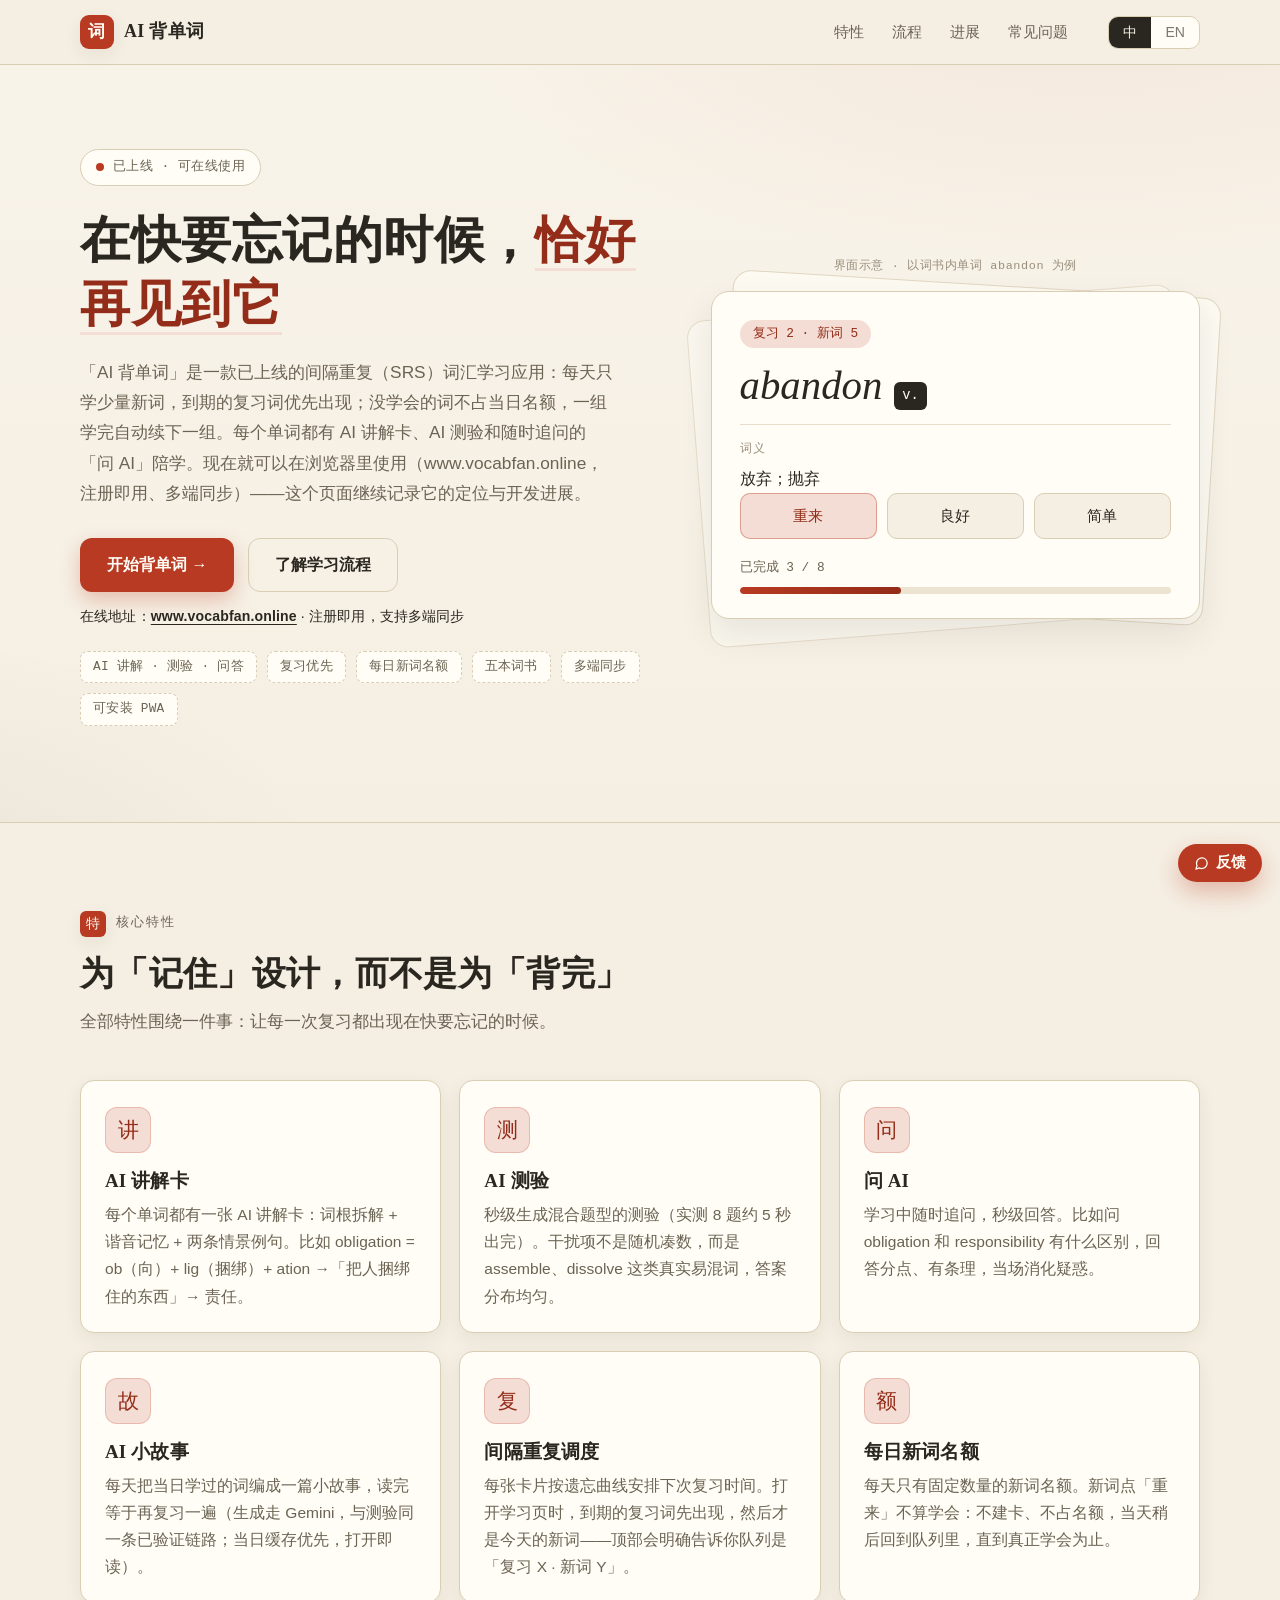
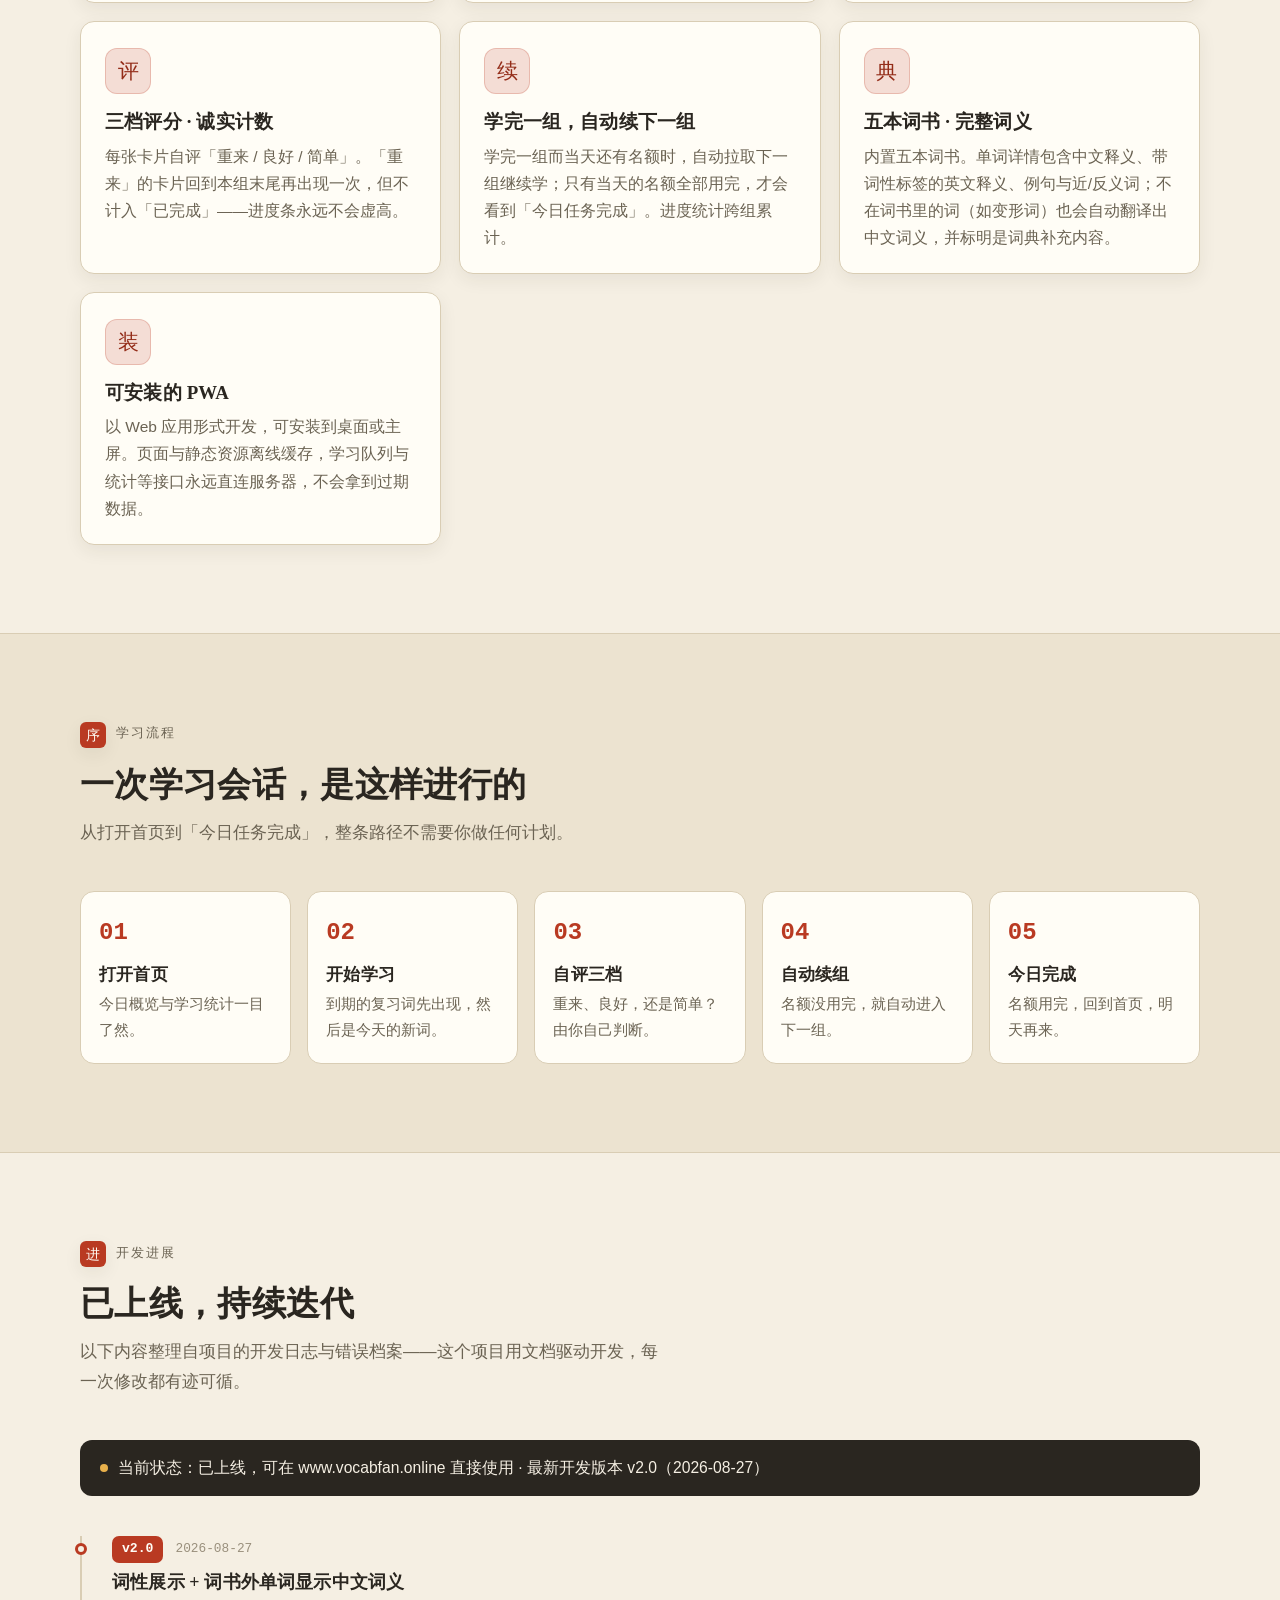
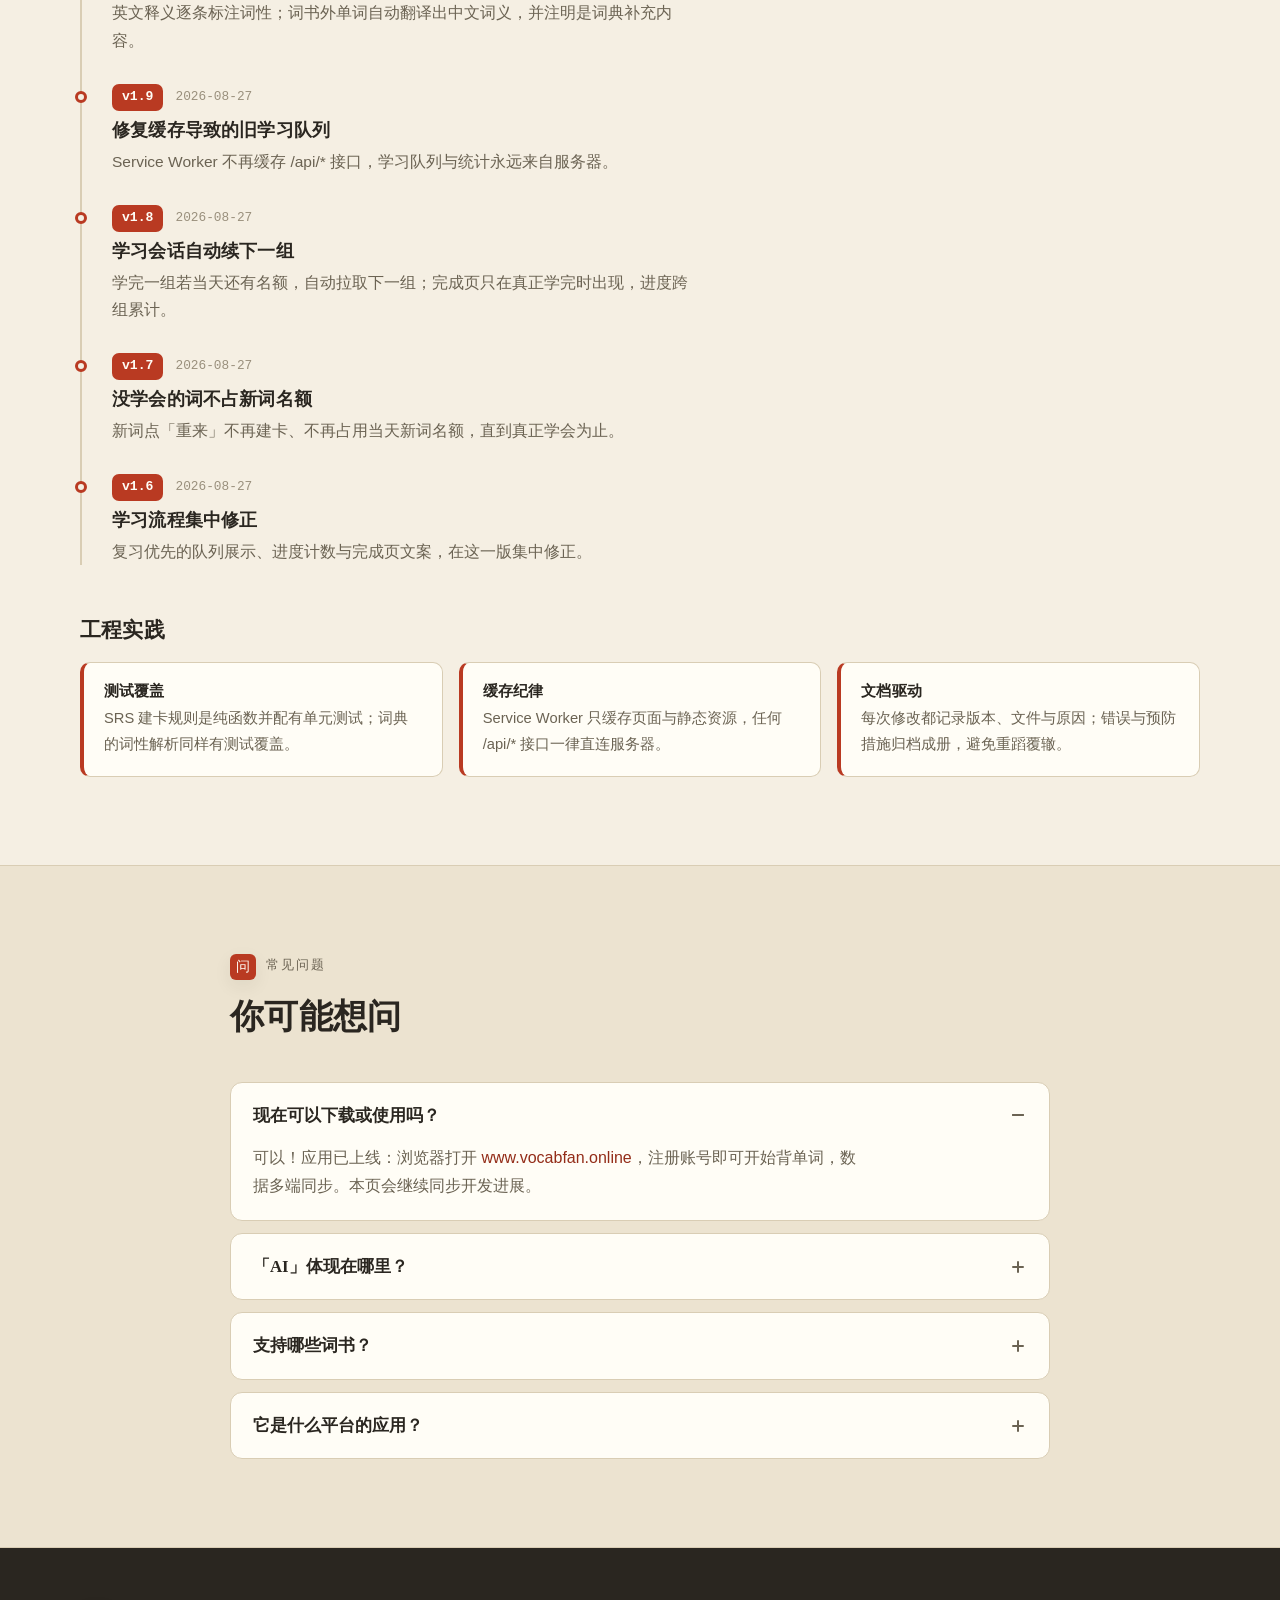
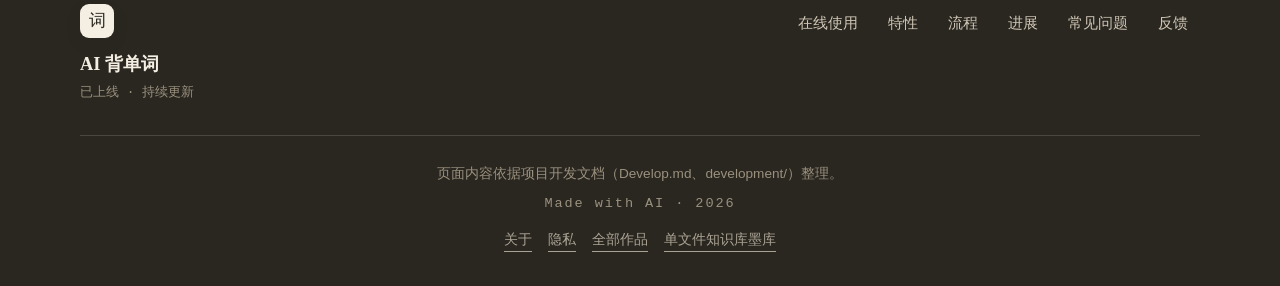
<file: index.html>
<!DOCTYPE html>
<html lang="zh-CN">
<head>
  <meta charset="utf-8">
  <meta name="viewport" content="width=device-width, initial-scale=1">
  <title>AI 背单词 — 间隔重复词汇学习应用 · 已上线</title>
  <meta name="description" content="AI 背单词是一款已上线的间隔重复（SRS）背单词应用：复习优先、每日新词名额、三档评分、五本词书、多端同步，配 AI 讲解卡、AI 测验、问 AI 与每日小故事。现在就可在浏览器使用：www.vocabfan.online">
  <meta name="theme-color" content="#f5efe3">
  <link rel="icon" type="image/svg+xml" href="assets/favicon.svg">

  <meta property="og:type" content="website">
  <meta property="og:site_name" content="AI 背单词">
  <meta property="og:title" content="AI 背单词 — 间隔重复词汇学习应用 · 已上线">
  <meta property="og:description" content="AI 背单词是一款已上线的间隔重复（SRS）背单词应用：复习优先、每日新词名额、三档评分、五本词书、多端同步，配 AI 讲解卡、AI 测验、问 AI 与每日小故事。现在就可在浏览器使用：www.vocabfan.online">
  <meta property="og:locale" content="zh_CN">
  <meta property="og:locale:alternate" content="en_US">

  <meta name="twitter:card" content="summary">
  <meta name="twitter:title" content="AI 背单词 — 间隔重复词汇学习应用 · 已上线">
  <meta name="twitter:description" content="AI 背单词是一款已上线的间隔重复（SRS）背单词应用：复习优先、每日新词名额、三档评分、五本词书、多端同步，配 AI 讲解卡、AI 测验、问 AI 与每日小故事。现在就可在浏览器使用：www.vocabfan.online">

  <script type="application/ld+json">
  {
    "@context": "https://schema.org",
    "@type": "WebSite",
    "name": "AI 背单词",
    "description": "一款已上线的间隔重复（SRS）背单词应用：复习优先、每日新词名额、三档评分、自动续组、五本词书、多端同步，配 AI 讲解卡、AI 测验、问 AI 与每日小故事，www.vocabfan.online 可直接使用。",
    "inLanguage": ["zh-CN", "en"]
  }
  </script>

  <link rel="stylesheet" href="assets/style.css">
  <script>
    (function () {
      var saved = null;
      try { saved = localStorage.getItem("beidanci-lang"); } catch (e) { saved = null; }
      var fromQuery = null;
      try {
        fromQuery = new URLSearchParams(window.location.search).get("lang");
      } catch (e) { fromQuery = null; }
      var lang = "zh";
      if (fromQuery === "en" || fromQuery === "zh") { lang = fromQuery; }
      else if (saved === "en" || saved === "zh") { lang = saved; }
      document.documentElement.lang = lang === "en" ? "en" : "zh-CN";
    })();
  </script>

  <style>
    /* 右下角悬浮反馈按钮（fixed，不随滚动移动；z-index 低于 header 交互层不冲突） */
    .fb-float {
      position: fixed;
      right: 18px;
      bottom: 18px;
      z-index: 40;
      display: inline-flex;
      align-items: center;
      gap: 7px;
      padding: 10px 16px;
      border-radius: 999px;
      background: var(--accent);
      color: var(--card);
      font-size: 0.92rem;
      font-weight: 600;
      line-height: 1.2;
      box-shadow: 0 10px 24px rgba(185, 58, 34, 0.32);
      transition: transform 0.15s ease, background 0.15s ease;
    }
    .fb-float:hover { background: var(--accent-deep); text-decoration: none; transform: translateY(-2px); }
    .fb-float svg { flex: none; }
    @media (max-width: 640px) {
      .fb-float { right: 14px; bottom: 14px; padding: 10px 14px; font-size: 0.88rem; }
    }
    @media (prefers-reduced-motion: reduce) {
      .fb-float:hover { transform: none; }
    }
  </style>
  <link rel="canonical" href="https://yangfanwudi.github.io/beidanci-site/">
  <meta property="og:url" content="https://yangfanwudi.github.io/beidanci-site/">
</head>
<body id="top">
  <a class="skip-link" href="#main"><span data-lang="zh">跳到主要内容</span><span data-lang="en">Skip to main content</span></a>

  <header class="site-header">
    <div class="container header-inner">
      <a class="brand" href="#top" aria-label="AI 背单词">
        <span class="brand-mark" aria-hidden="true">词</span>
        <span class="brand-name">AI <span data-lang="zh">背单词</span><span data-lang="en">Vocabulary</span></span>
      </a>
      <nav class="site-nav" aria-label="主导航 / Main navigation">
        <a href="#features"><span data-lang="zh">特性</span><span data-lang="en">Features</span></a>
        <a href="#flow"><span data-lang="zh">流程</span><span data-lang="en">Session</span></a>
        <a href="#progress"><span data-lang="zh">进展</span><span data-lang="en">Progress</span></a>
        <a href="#faq"><span data-lang="zh">常见问题</span><span data-lang="en">FAQ</span></a>
      </nav>
      <div class="lang-switch" role="group" aria-label="语言切换 / Language">
        <button type="button" class="lang-opt lang-opt-zh" id="langOptZh" data-target-lang="zh" aria-pressed="true" lang="zh-CN">中</button>
        <button type="button" class="lang-opt lang-opt-en" id="langOptEn" data-target-lang="en" aria-pressed="false" lang="en">EN</button>
      </div>
    </div>
  </header>

  <main id="main">

    <!-- ================= HERO ================= -->
    <section class="hero">
      <div class="container hero-grid">
        <div class="hero-copy">
          <p class="status-pill">
            <span class="status-dot" aria-hidden="true"></span>
            <span data-lang="zh">已上线 · 可在线使用</span>
            <span data-lang="en">Live · use it online</span>
          </p>
          <h1 class="hero-title">
            <span data-lang="zh">在快要忘记的时候，<em>恰好再见到它</em></span>
            <span data-lang="en">See each word again <em>right before you forget it</em></span>
          </h1>
          <p class="hero-sub">
            <span data-lang="zh">「AI 背单词」是一款已上线的间隔重复（SRS）词汇学习应用：每天只学少量新词，到期的复习词优先出现；没学会的词不占当日名额，一组学完自动续下一组。每个单词都有 AI 讲解卡、AI 测验和随时追问的「问 AI」陪学。现在就可以在浏览器里使用（www.vocabfan.online，注册即用、多端同步）——这个页面继续记录它的定位与开发进展。</span>
            <span data-lang="en">AI 背单词 is a spaced-repetition vocabulary app, now live: a few new words a day, with due reviews always coming first. Words you haven't truly learned never consume your daily quota, and finished groups flow into the next until the day is done. Every word comes with an AI explainer card, AI quizzes and an always-on Ask AI. You can use it right now in your browser at www.vocabfan.online (sign up to start, syncs across devices) — this page keeps tracking what it is and how the build is going.</span>
          </p>
          <div class="hero-cta">
            <a class="btn btn-solid" href="https://www.vocabfan.online/" target="_blank" rel="noopener noreferrer">
              <span data-lang="zh">开始背单词 →</span><span data-lang="en">Start learning →</span>
            </a>
            <a class="btn btn-ghost" href="#flow">
              <span data-lang="zh">了解学习流程</span><span data-lang="en">How a session works</span>
            </a>
          </div>
          <p class="hero-cta-note">
            <span data-lang="zh">在线地址：<a href="https://www.vocabfan.online/" target="_blank" rel="noopener noreferrer">www.vocabfan.online</a> · 注册即用，支持多端同步</span>
            <span data-lang="en">Online at <a href="https://www.vocabfan.online/" target="_blank" rel="noopener noreferrer">www.vocabfan.online</a> · sign up to start, syncs across devices</span>
          </p>
          <ul class="fact-chips" aria-label="产品要点 / Key facts">
            <li><span data-lang="zh">AI 讲解 · 测验 · 问答</span><span data-lang="en">AI cards · quizzes · Q&amp;A</span></li>
            <li><span data-lang="zh">复习优先</span><span data-lang="en">Reviews first</span></li>
            <li><span data-lang="zh">每日新词名额</span><span data-lang="en">Daily new-word quota</span></li>
            <li><span data-lang="zh">五本词书</span><span data-lang="en">Five word books</span></li>
            <li><span data-lang="zh">多端同步</span><span data-lang="en">Multi-device sync</span></li>
            <li><span data-lang="zh">可安装 PWA</span><span data-lang="en">Installable PWA</span></li>
          </ul>
        </div>

        <figure class="hero-visual">
          <figcaption class="mock-note">
            <span data-lang="zh">界面示意 · 以词书内单词 abandon 为例</span>
            <span data-lang="en">Interface mockup · using “abandon”, a word from the books</span>
          </figcaption>
          <div class="mock-stack" aria-hidden="true">
            <span class="stack-layer stack-a"></span>
            <span class="stack-layer stack-b"></span>
            <div class="mock-card">
              <p class="mock-queue"><span data-lang="zh">复习 2 · 新词 5</span><span data-lang="en">Review 2 · New 5</span></p>
              <div class="mock-word-row">
                <p class="mock-word">abandon</p>
                <span class="mock-pos">v.</span>
              </div>
              <div class="mock-divider" aria-hidden="true"></div>
              <div class="mock-gloss">
                <p class="mock-gloss-label"><span data-lang="zh">词义</span><span data-lang="en">Meaning</span></p>
                <p class="mock-gloss-text">
                  <span data-lang="zh">放弃；抛弃</span>
                  <span data-lang="en">to give up; to leave behind</span>
                </p>
              </div>
              <div class="mock-btns" aria-hidden="true">
                <span class="mock-btn mock-btn-again"><span data-lang="zh">重来</span><span data-lang="en">Again</span></span>
                <span class="mock-btn"><span data-lang="zh">良好</span><span data-lang="en">Good</span></span>
                <span class="mock-btn"><span data-lang="zh">简单</span><span data-lang="en">Easy</span></span>
              </div>
              <div class="mock-progress">
                <span class="mock-progress-label"><span data-lang="zh">已完成 3 / 8</span><span data-lang="en">Completed 3 / 8</span></span>
                <span class="mock-progress-bar" aria-hidden="true"><i style="width: 37.5%"></i></span>
              </div>
            </div>
          </div>
        </figure>
      </div>
    </section>

    <!-- ================= FEATURES ================= -->
    <section class="section" id="features">
      <div class="container">
        <header class="section-head">
          <p class="eyebrow"><span class="seal" aria-hidden="true">特</span><span data-lang="zh">核心特性</span><span data-lang="en">Features</span></p>
          <h2>
            <span data-lang="zh">为「记住」设计，而不是为「背完」</span>
            <span data-lang="en">Built for remembering, not just for finishing</span>
          </h2>
          <p class="section-intro">
            <span data-lang="zh">全部特性围绕一件事：让每一次复习都出现在快要忘记的时候。</span>
            <span data-lang="en">Every feature serves one goal: each review lands right before you'd forget.</span>
          </p>
        </header>

        <div class="feature-grid">
          <article class="feature-card">
            <span class="feature-tile" aria-hidden="true">讲</span>
            <h3><span data-lang="zh">AI 讲解卡</span><span data-lang="en">AI explainer cards</span></h3>
            <p>
              <span data-lang="zh">每个单词都有一张 AI 讲解卡：词根拆解 + 谐音记忆 + 两条情景例句。比如 obligation = ob（向）+ lig（捆绑）+ ation →「把人捆绑住的东西」→ 责任。</span>
              <span data-lang="en">Every word comes with an AI explainer card: morphological breakdown, a homophone mnemonic and two contextual sentences. Take obligation = ob (toward) + lig (bind) → “the thing that binds you” → a duty.</span>
            </p>
          </article>

          <article class="feature-card">
            <span class="feature-tile" aria-hidden="true">测</span>
            <h3><span data-lang="zh">AI 测验</span><span data-lang="en">AI quizzes</span></h3>
            <p>
              <span data-lang="zh">秒级生成混合题型的测验（实测 8 题约 5 秒出完）。干扰项不是随机凑数，而是 assemble、dissolve 这类真实易混词，答案分布均匀。</span>
              <span data-lang="en">Mixed-format quizzes generated in seconds — in testing, 8 questions in about 5. Distractors aren't random filler but genuinely confusable words like assemble or dissolve, with evenly spread answers.</span>
            </p>
          </article>

          <article class="feature-card">
            <span class="feature-tile" aria-hidden="true">问</span>
            <h3><span data-lang="zh">问 AI</span><span data-lang="en">Ask AI</span></h3>
            <p>
              <span data-lang="zh">学习中随时追问，秒级回答。比如问 obligation 和 responsibility 有什么区别，回答分点、有条理，当场消化疑惑。</span>
              <span data-lang="en">Ask follow-ups any time during a session and get an answer in seconds. Ask how obligation differs from responsibility, for example, and get a structured, point-by-point reply.</span>
            </p>
          </article>

          <article class="feature-card">
            <span class="feature-tile" aria-hidden="true">故</span>
            <h3><span data-lang="zh">AI 小故事</span><span data-lang="en">AI mini stories</span></h3>
            <p>
              <span data-lang="zh">每天把当日学过的词编成一篇小故事，读完等于再复习一遍（生成走 Gemini，与测验同一条已验证链路；当日缓存优先，打开即读）。</span>
              <span data-lang="en">Each day's words are woven into a short story — reading it is one more review. Generated by Gemini on the same verified pipeline as the quiz, served from cache once made.</span>
            </p>
          </article>

          <article class="feature-card">
            <span class="feature-tile" aria-hidden="true">复</span>
            <h3><span data-lang="zh">间隔重复调度</span><span data-lang="en">Spaced-repetition scheduling</span></h3>
            <p>
              <span data-lang="zh">每张卡片按遗忘曲线安排下次复习时间。打开学习页时，到期的复习词先出现，然后才是今天的新词——顶部会明确告诉你队列是「复习 X · 新词 Y」。</span>
              <span data-lang="en">Every card schedules its next review along the forgetting curve. Due reviews always come before new words, and the study page tells you exactly what's in the queue: “Review X · New Y”.</span>
            </p>
          </article>

          <article class="feature-card">
            <span class="feature-tile" aria-hidden="true">额</span>
            <h3><span data-lang="zh">每日新词名额</span><span data-lang="en">A daily quota of new words</span></h3>
            <p>
              <span data-lang="zh">每天只有固定数量的新词名额。新词点「重来」不算学会：不建卡、不占名额，当天稍后回到队列里，直到真正学会为止。</span>
              <span data-lang="en">Each day brings a fixed quota of new words. Rating a new word “Again” doesn't create a card or consume quota — it stays a new word and returns later the same day until you actually learn it.</span>
            </p>
          </article>

          <article class="feature-card">
            <span class="feature-tile" aria-hidden="true">评</span>
            <h3><span data-lang="zh">三档评分 · 诚实计数</span><span data-lang="en">Three grades, honest counting</span></h3>
            <p>
              <span data-lang="zh">每张卡片自评「重来 / 良好 / 简单」。「重来」的卡片回到本组末尾再出现一次，但不计入「已完成」——进度条永远不会虚高。</span>
              <span data-lang="en">Rate each card Again, Good, or Easy. An “Again” card comes back at the end of its group but never counts as completed — the progress bar never lies.</span>
            </p>
          </article>

          <article class="feature-card">
            <span class="feature-tile" aria-hidden="true">续</span>
            <h3><span data-lang="zh">学完一组，自动续下一组</span><span data-lang="en">Auto-continue to the next group</span></h3>
            <p>
              <span data-lang="zh">学完一组而当天还有名额时，自动拉取下一组继续学；只有当天的名额全部用完，才会看到「今日任务完成」。进度统计跨组累计。</span>
              <span data-lang="en">Finished a group but still have quota left? The next group loads automatically. The completion page only appears when the whole day's quota is truly done, with progress counted across groups.</span>
            </p>
          </article>

          <article class="feature-card">
            <span class="feature-tile" aria-hidden="true">典</span>
            <h3><span data-lang="zh">五本词书 · 完整词义</span><span data-lang="en">Five word books, full definitions</span></h3>
            <p>
              <span data-lang="zh">内置五本词书。单词详情包含中文释义、带词性标签的英文释义、例句与近/反义词；不在词书里的词（如变形词）也会自动翻译出中文词义，并标明是词典补充内容。</span>
              <span data-lang="en">Five word books built in. Word pages show Chinese definitions, English definitions with part-of-speech tags, example sentences, and synonyms/antonyms. Words outside the books (like inflected forms) get an auto-translated Chinese gloss, clearly marked as a dictionary supplement.</span>
            </p>
          </article>

          <article class="feature-card">
            <span class="feature-tile" aria-hidden="true">装</span>
            <h3><span data-lang="zh">可安装的 PWA</span><span data-lang="en">An installable PWA</span></h3>
            <p>
              <span data-lang="zh">以 Web 应用形式开发，可安装到桌面或主屏。页面与静态资源离线缓存，学习队列与统计等接口永远直连服务器，不会拿到过期数据。</span>
              <span data-lang="en">Built as a web app you can install to your desktop or home screen. Pages and static assets are cached for offline use, while study queues and stats always hit the server directly — never stale data.</span>
            </p>
          </article>
        </div>
      </div>
    </section>

    <!-- ================= FLOW ================= -->
    <section class="section section-alt" id="flow">
      <div class="container">
        <header class="section-head">
          <p class="eyebrow"><span class="seal" aria-hidden="true">序</span><span data-lang="zh">学习流程</span><span data-lang="en">A study session</span></p>
          <h2>
            <span data-lang="zh">一次学习会话，是这样进行的</span>
            <span data-lang="en">How one study session runs</span>
          </h2>
          <p class="section-intro">
            <span data-lang="zh">从打开首页到「今日任务完成」，整条路径不需要你做任何计划。</span>
            <span data-lang="en">From opening the dashboard to “day's task complete”, the path needs no planning on your part.</span>
          </p>
        </header>

        <ol class="flow-steps">
          <li class="flow-step">
            <span class="flow-num" aria-hidden="true">01</span>
            <h3><span data-lang="zh">打开首页</span><span data-lang="en">Open the dashboard</span></h3>
            <p><span data-lang="zh">今日概览与学习统计一目了然。</span><span data-lang="en">Today's overview and your study stats, at a glance.</span></p>
          </li>
          <li class="flow-step">
            <span class="flow-num" aria-hidden="true">02</span>
            <h3><span data-lang="zh">开始学习</span><span data-lang="en">Start studying</span></h3>
            <p><span data-lang="zh">到期的复习词先出现，然后是今天的新词。</span><span data-lang="en">Due reviews come first, then today's new words.</span></p>
          </li>
          <li class="flow-step">
            <span class="flow-num" aria-hidden="true">03</span>
            <h3><span data-lang="zh">自评三档</span><span data-lang="en">Rate each card</span></h3>
            <p><span data-lang="zh">重来、良好，还是简单？由你自己判断。</span><span data-lang="en">Again, Good, or Easy — you decide.</span></p>
          </li>
          <li class="flow-step">
            <span class="flow-num" aria-hidden="true">04</span>
            <h3><span data-lang="zh">自动续组</span><span data-lang="en">Keep going</span></h3>
            <p><span data-lang="zh">名额没用完，就自动进入下一组。</span><span data-lang="en">While quota remains, the next group loads on its own.</span></p>
          </li>
          <li class="flow-step">
            <span class="flow-num" aria-hidden="true">05</span>
            <h3><span data-lang="zh">今日完成</span><span data-lang="en">Day complete</span></h3>
            <p><span data-lang="zh">名额用完，回到首页，明天再来。</span><span data-lang="en">Quota spent — back to the dashboard until tomorrow.</span></p>
          </li>
        </ol>
      </div>
    </section>

    <!-- ================= PROGRESS ================= -->
    <section class="section" id="progress">
      <div class="container">
        <header class="section-head">
          <p class="eyebrow"><span class="seal" aria-hidden="true">进</span><span data-lang="zh">开发进展</span><span data-lang="en">Development progress</span></p>
          <h2>
            <span data-lang="zh">已上线，持续迭代</span>
            <span data-lang="en">Live and iterating</span>
          </h2>
          <p class="section-intro">
            <span data-lang="zh">以下内容整理自项目的开发日志与错误档案——这个项目用文档驱动开发，每一次修改都有迹可循。</span>
            <span data-lang="en">Everything below is compiled from the project's development log and error archive — this project builds documentation-first, so every change leaves a trail.</span>
          </p>
        </header>

        <p class="status-strip">
          <span class="status-dot" aria-hidden="true"></span>
          <span data-lang="zh">当前状态：已上线，可在 www.vocabfan.online 直接使用 · 最新开发版本 v2.0（2026-08-27）</span>
          <span data-lang="en">Current status: live at www.vocabfan.online · latest dev version v2.0 (2026-08-27)</span>
        </p>

        <ol class="timeline">
          <li class="timeline-item">
            <div class="timeline-meta">
              <span class="version-badge">v2.0</span>
              <time datetime="2026-08-27">2026-08-27</time>
            </div>
            <h3><span data-lang="zh">词性展示 + 词书外单词显示中文词义</span><span data-lang="en">Parts of speech &amp; out-of-book glosses</span></h3>
            <p>
              <span data-lang="zh">英文释义逐条标注词性；词书外单词自动翻译出中文词义，并注明是词典补充内容。</span>
              <span data-lang="en">English definitions now carry part-of-speech tags; words outside the word books get an auto-translated Chinese gloss, marked as a dictionary supplement.</span>
            </p>
          </li>
          <li class="timeline-item">
            <div class="timeline-meta">
              <span class="version-badge">v1.9</span>
              <time datetime="2026-08-27">2026-08-27</time>
            </div>
            <h3><span data-lang="zh">修复缓存导致的旧学习队列</span><span data-lang="en">Cache fix for stale study queues</span></h3>
            <p>
              <span data-lang="zh">Service Worker 不再缓存 /api/* 接口，学习队列与统计永远来自服务器。</span>
              <span data-lang="en">The service worker no longer caches /api/* routes; queues and stats always come straight from the server.</span>
            </p>
          </li>
          <li class="timeline-item">
            <div class="timeline-meta">
              <span class="version-badge">v1.8</span>
              <time datetime="2026-08-27">2026-08-27</time>
            </div>
            <h3><span data-lang="zh">学习会话自动续下一组</span><span data-lang="en">Sessions auto-continue</span></h3>
            <p>
              <span data-lang="zh">学完一组若当天还有名额，自动拉取下一组；完成页只在真正学完时出现，进度跨组累计。</span>
              <span data-lang="en">Finish a group with quota left and the next one loads automatically; the completion page only shows when the day is truly done, with progress counted across groups.</span>
            </p>
          </li>
          <li class="timeline-item">
            <div class="timeline-meta">
              <span class="version-badge">v1.7</span>
              <time datetime="2026-08-27">2026-08-27</time>
            </div>
            <h3><span data-lang="zh">没学会的词不占新词名额</span><span data-lang="en">Unlearned words don't consume quota</span></h3>
            <p>
              <span data-lang="zh">新词点「重来」不再建卡、不再占用当天新词名额，直到真正学会为止。</span>
              <span data-lang="en">Rating a new word “Again” no longer creates a card or eats the daily quota until it's actually learned.</span>
            </p>
          </li>
          <li class="timeline-item">
            <div class="timeline-meta">
              <span class="version-badge">v1.6</span>
              <time datetime="2026-08-27">2026-08-27</time>
            </div>
            <h3><span data-lang="zh">学习流程集中修正</span><span data-lang="en">Study-flow fixes</span></h3>
            <p>
              <span data-lang="zh">复习优先的队列展示、进度计数与完成页文案，在这一版集中修正。</span>
              <span data-lang="en">Review-first queue display, progress counting, and completion-page wording were fixed in this round.</span>
            </p>
          </li>
        </ol>

        <div class="practice">
          <h3 class="practice-title">
            <span data-lang="zh">工程实践</span><span data-lang="en">Engineering practices</span>
          </h3>
          <div class="practice-grid">
            <div class="practice-card">
              <h4><span data-lang="zh">测试覆盖</span><span data-lang="en">Test coverage</span></h4>
              <p>
                <span data-lang="zh">SRS 建卡规则是纯函数并配有单元测试；词典的词性解析同样有测试覆盖。</span>
                <span data-lang="en">The SRS card-creation rule is a pure function with unit tests; the dictionary's part-of-speech parsing is tested too.</span>
              </p>
            </div>
            <div class="practice-card">
              <h4><span data-lang="zh">缓存纪律</span><span data-lang="en">Cache discipline</span></h4>
              <p>
                <span data-lang="zh">Service Worker 只缓存页面与静态资源，任何 /api/* 接口一律直连服务器。</span>
                <span data-lang="en">The service worker caches pages and static assets only — every /api/* request bypasses the cache.</span>
              </p>
            </div>
            <div class="practice-card">
              <h4><span data-lang="zh">文档驱动</span><span data-lang="en">Document-driven</span></h4>
              <p>
                <span data-lang="zh">每次修改都记录版本、文件与原因；错误与预防措施归档成册，避免重蹈覆辙。</span>
                <span data-lang="en">Every change is logged with its version, files, and reasons; errors and preventions are archived so the same mistakes don't repeat.</span>
              </p>
            </div>
          </div>
        </div>
      </div>
    </section>

    <!-- ================= FAQ ================= -->
    <section class="section section-alt" id="faq">
      <div class="container container-narrow">
        <header class="section-head">
          <p class="eyebrow"><span class="seal" aria-hidden="true">问</span><span data-lang="zh">常见问题</span><span data-lang="en">FAQ</span></p>
          <h2>
            <span data-lang="zh">你可能想问</span>
            <span data-lang="en">You might be wondering</span>
          </h2>
        </header>

        <div class="faq-list">
          <details class="faq-item" open>
            <summary>
              <span data-lang="zh">现在可以下载或使用吗？</span>
              <span data-lang="en">Can I download or use it now?</span>
              <span class="faq-mark" aria-hidden="true"></span>
            </summary>
            <p>
              <span data-lang="zh">可以！应用已上线：浏览器打开 <a href="https://www.vocabfan.online/" target="_blank" rel="noopener noreferrer">www.vocabfan.online</a>，注册账号即可开始背单词，数据多端同步。本页会继续同步开发进展。</span>
              <span data-lang="en">Yes! The app is live — open <a href="https://www.vocabfan.online/" target="_blank" rel="noopener noreferrer">www.vocabfan.online</a> in your browser, sign up and start learning; your progress syncs across devices. This page keeps tracking development progress.</span>
            </p>
          </details>

          <details class="faq-item">
            <summary>
              <span data-lang="zh">「AI」体现在哪里？</span>
              <span data-lang="en">Where does the “AI” come in?</span>
              <span class="faq-mark" aria-hidden="true"></span>
            </summary>
            <p>
            <span data-lang="zh">在当前版本里，AI 意味着四件天天在用的功能：每个单词的 <strong>AI 讲解卡</strong>（词根拆解 + 谐音记忆 + 情景例句，如 obligation = ob 向 + lig 捆绑 →「把人捆绑住的东西」→ 责任）、秒级出题的 <strong>AI 测验</strong>（干扰项是真实易混词）、随时追问的 <strong>问 AI</strong>，以及把当日词汇串成一篇的 <strong>AI 小故事</strong>（生成走 Gemini）。此外还有按遗忘曲线安排复习的间隔重复调度。</span>
            <span data-lang="en">In the current version, AI means four things you use every day: an <strong>AI explainer card</strong> for every word (morphology + homophone mnemonic + contextual sentences, e.g. obligation = ob “toward” + lig “bind” → “the thing that binds you”), second-fast <strong>AI quizzes</strong> with genuinely confusable distractors, <strong>Ask AI</strong> for instant follow-up answers, and a daily <strong>AI mini story</strong> that weaves the day's words together (generated with Gemini). On top of that, spaced-repetition scheduling along the forgetting curve.</span>
            </p>
          </details>

          <details class="faq-item">
            <summary>
              <span data-lang="zh">支持哪些词书？</span>
              <span data-lang="en">Which word books are supported?</span>
              <span class="faq-mark" aria-hidden="true"></span>
            </summary>
            <p>
              <span data-lang="zh">项目内置五本词书；具体书目与词量以发布版本为准。</span>
              <span data-lang="en">Five word books are built in; the exact list and word counts will be confirmed at release.</span>
            </p>
          </details>

          <details class="faq-item">
            <summary>
              <span data-lang="zh">它是什么平台的应用？</span>
              <span data-lang="en">What platform is it built for?</span>
              <span class="faq-mark" aria-hidden="true"></span>
            </summary>
            <p>
              <span data-lang="zh">以可安装的 Web 应用（PWA）形式开发，在浏览器中即可使用，也能安装到桌面或主屏。</span>
              <span data-lang="en">It's being built as an installable web app (PWA) — usable in the browser, and installable to your desktop or home screen.</span>
            </p>
          </details>
        </div>
      </div>
    </section>
  </main>

  <footer class="site-footer">
    <div class="container footer-inner">
      <div class="footer-brand">
        <span class="brand-mark" aria-hidden="true">词</span>
        <p class="footer-name">AI <span data-lang="zh">背单词</span><span data-lang="en">Vocabulary</span></p>
        <p class="footer-status">
          <span data-lang="zh">已上线 · 持续更新</span>
          <span data-lang="en">Live · actively updated</span>
        </p>
      </div>
      <nav class="footer-nav" aria-label="页脚导航 / Footer navigation">
        <a href="https://www.vocabfan.online/" target="_blank" rel="noopener noreferrer"><span data-lang="zh">在线使用</span><span data-lang="en">Use online</span></a>
        <a href="#features"><span data-lang="zh">特性</span><span data-lang="en">Features</span></a>
        <a href="#flow"><span data-lang="zh">流程</span><span data-lang="en">Session</span></a>
        <a href="#progress"><span data-lang="zh">进展</span><span data-lang="en">Progress</span></a>
        <a href="#faq"><span data-lang="zh">常见问题</span><span data-lang="en">FAQ</span></a>
        <a href="feedback.html"><span data-lang="zh">反馈</span><span data-lang="en">Feedback</span></a>
      </nav>
    </div>
    <div class="container footer-note">
      <p>
        <span data-lang="zh">页面内容依据项目开发文档（Develop.md、development/）整理。</span>
        <span data-lang="en">This page is compiled from the project's development documents (Develop.md, development/).</span>
      </p>
      <p class="footer-credit">Made with AI · 2026</p>
    </div>
    <style>
    .xfl{display:flex;flex-wrap:wrap;justify-content:center;gap:.35rem 1rem;margin:.8rem 0 0;padding:0;font-size:.85rem;line-height:1.7}
    .xfl a{color:inherit;opacity:.78;text-decoration:none;border-bottom:1px solid currentColor}
    .xfl a:hover,.xfl a:focus-visible{opacity:1}
    @media(max-width:420px){.xfl{font-size:.78rem;gap:.3rem .8rem}}
  </style>
  <nav class="xfl" aria-label="关于与更多作品 / About and more">
    <a href="about.html"><span data-lang="zh">关于</span><span data-lang="en">About</span></a>
    <a href="privacy.html"><span data-lang="zh">隐私</span><span data-lang="en">Privacy</span></a>
    <a href="https://yangfanwudi.github.io/"><span data-lang="zh">全部作品</span><span data-lang="en">All projects</span></a>
    <a href="https://yangfanwudi.github.io/moku-site/"><span data-lang="zh">单文件知识库墨库</span><span data-lang="en">single-file knowledge base</span></a>
  </nav>
</footer>

  <a class="fb-float" href="feedback.html" aria-label="反馈 Feedback">
    <svg width="15" height="15" viewBox="0 0 24 24" fill="none" stroke="currentColor" stroke-width="2" stroke-linecap="round" stroke-linejoin="round" aria-hidden="true"><path d="M21 11.5a8.38 8.38 0 0 1-.9 3.8 8.5 8.5 0 0 1-7.6 4.7 8.38 8.38 0 0 1-3.8-.9L3 21l1.9-5.7a8.38 8.38 0 0 1-.9-3.8 8.5 8.5 0 0 1 4.7-7.6 8.38 8.38 0 0 1 3.8-.9h.5a8.48 8.48 0 0 1 8 8v.5Z"/></svg>
    <span data-lang="zh">反馈</span><span data-lang="en">Feedback</span>
  </a>

  <script src="assets/app.js"></script>
</body>
</html>
</file>
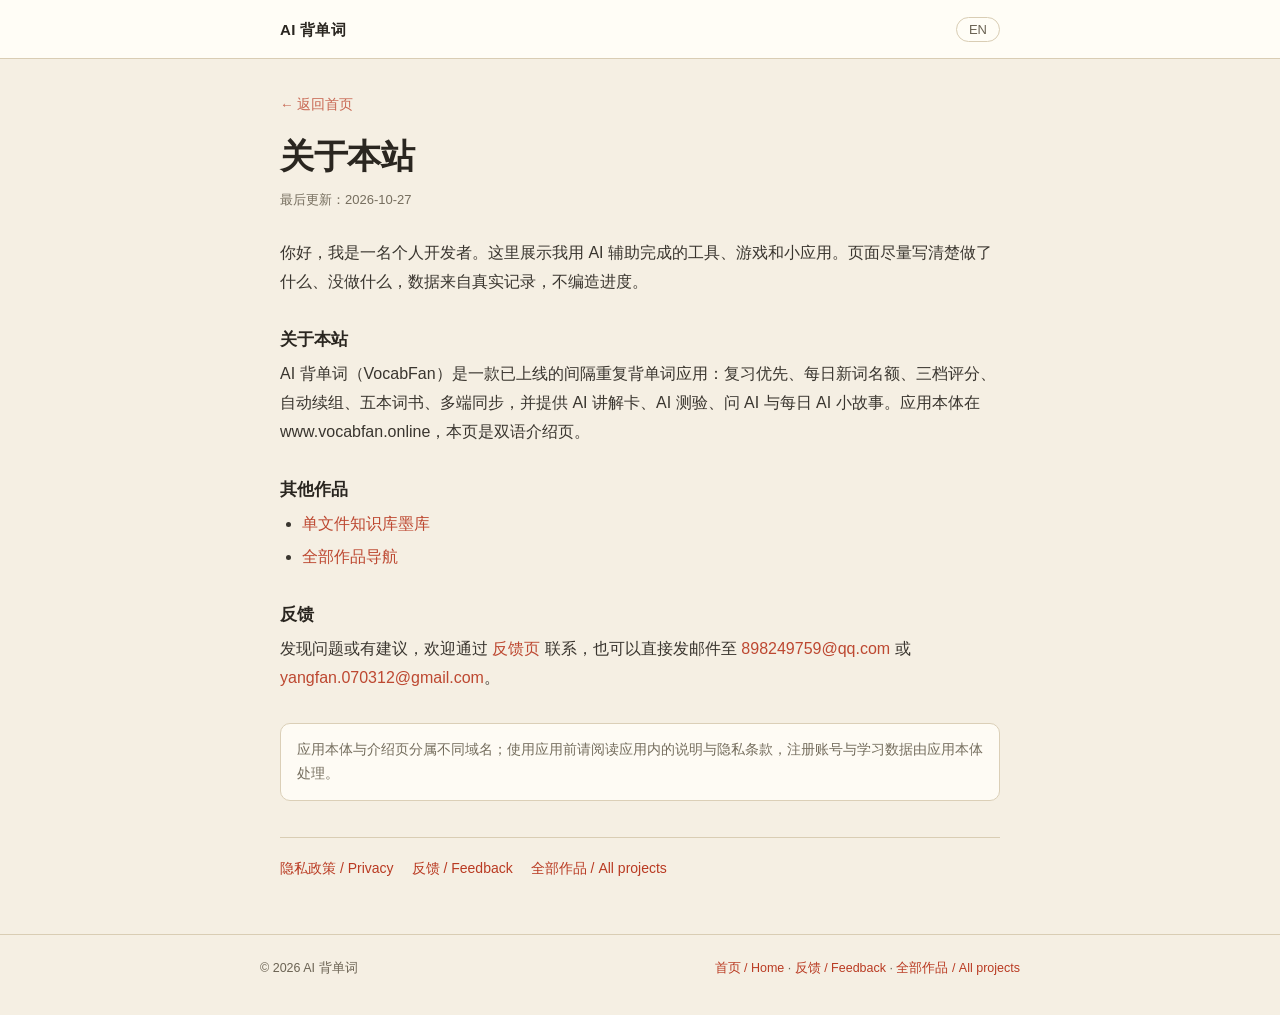
<file: about.html>
<!DOCTYPE html>
<html lang="zh-CN">
<head>
<meta charset="UTF-8">
<meta name="viewport" content="width=device-width, initial-scale=1.0">
<title>关于本站 · AI 背单词 | About</title>
<meta name="description" content="AI 背单词（VocabFan）的隐私政策与关于页：复习优先的间隔重复背单词应用介绍站，应用本体在 vocabfan.online。Privacy and about pages for an SRS vocabulary app.">
<link rel="canonical" href="https://yangfanwudi.github.io/beidanci-site/about.html">
<meta name="theme-color" content="#f5efe3">
<meta property="og:type" content="website">
<meta property="og:title" content="关于本站 · AI 背单词">
<meta property="og:description" content="AI 背单词（VocabFan）的隐私政策与关于页：复习优先的间隔重复背单词应用介绍站，应用本体在 vocabfan.online。Privacy and about pages for an SRS vocabulary app.">
<meta property="og:url" content="https://yangfanwudi.github.io/beidanci-site/about.html">
<style>
:root{--bg:#f5efe3;--panel:#fffdf6;--fg:#2a2620;--mut:#6b6353;--ac:#b93a22;--ln:#d9cdb4}
*{box-sizing:border-box}
html{scroll-behavior:smooth}
body{margin:0;background:var(--bg);color:var(--fg);font:16px/1.8 -apple-system,BlinkMacSystemFont,"Segoe UI","PingFang SC","Hiragino Sans GB","Microsoft YaHei",sans-serif;-webkit-font-smoothing:antialiased}
a{color:var(--ac);text-decoration:none}
a:hover{text-decoration:underline}
.bar{position:sticky;top:0;z-index:10;background:var(--panel);border-bottom:1px solid var(--ln)}
.bar-inner{max-width:760px;margin:0 auto;padding:0 20px;min-height:58px;display:flex;align-items:center;justify-content:space-between;gap:14px}
.brand{font-weight:700;font-size:15px;letter-spacing:.02em;color:var(--fg);max-width:68%;overflow:hidden;text-overflow:ellipsis;white-space:nowrap}
#langBtn{appearance:none;border:1px solid var(--ln);background:transparent;color:var(--mut);border-radius:999px;padding:4px 12px;font-size:13px;cursor:pointer;font-family:inherit;flex:none}
#langBtn:hover,#langBtn:focus-visible{border-color:var(--ac);color:var(--ac);outline:none}
main{max-width:760px;margin:0 auto;padding:34px 20px 52px}
.crumb{font-size:13.5px;margin:0 0 18px;opacity:.75}
h1{font-size:clamp(26px,4vw,34px);line-height:1.25;margin:0 0 10px;letter-spacing:-.01em}
.updated{font-size:13px;color:var(--mut);margin:0 0 28px}
h2{font-size:17px;line-height:1.5;margin:30px 0 8px;color:var(--fg)}
p{margin:0 0 12px;opacity:.92}
ul{margin:8px 0 14px;padding-left:22px}
li{margin:4px 0;opacity:.92}
.note{margin-top:30px;padding:14px 16px;border:1px solid var(--ln);border-radius:10px;background:var(--panel);font-size:13.5px;color:var(--mut)}
.page-links{display:flex;flex-wrap:wrap;gap:8px 18px;margin-top:36px;padding-top:18px;border-top:1px solid var(--ln);font-size:14px}
footer{border-top:1px solid var(--ln);padding:22px 20px 36px;font-size:12.5px;color:var(--mut)}
.foot{max-width:760px;margin:0 auto;display:flex;flex-wrap:wrap;gap:6px 16px;justify-content:space-between}
html[lang="en"] [data-lang="zh"],html[lang="zh-CN"] [data-lang="en"]{display:none!important}
@media(max-width:520px){main{padding-top:24px}h2{margin-top:26px}.bar-inner{min-height:54px}}
</style>
</head>
<body>
<header class="bar">
  <div class="bar-inner">
    <a class="brand" href="index.html">AI 背单词</a>
    <button id="langBtn" type="button" aria-label="Switch to English">EN</button>
  </div>
</header>
<main>
  <p class="crumb"><a href="index.html">← <span data-lang="zh">返回首页</span><span data-lang="en">Back to home</span></a></p>
  <h1><span data-lang="zh">关于本站</span><span data-lang="en">About</span></h1>
  <p class="updated"><span data-lang="zh">最后更新：2026-10-27</span><span data-lang="en">Last updated: 2026-10-27</span></p>
<div data-lang="zh">
  <p>你好，我是一名个人开发者。这里展示我用 AI 辅助完成的工具、游戏和小应用。页面尽量写清楚做了什么、没做什么，数据来自真实记录，不编造进度。</p>
  <h2>关于本站</h2>
  <p>AI 背单词（VocabFan）是一款已上线的间隔重复背单词应用：复习优先、每日新词名额、三档评分、自动续组、五本词书、多端同步，并提供 AI 讲解卡、AI 测验、问 AI 与每日 AI 小故事。应用本体在 www.vocabfan.online，本页是双语介绍页。</p>
  <h2>其他作品</h2>
  <ul>
      <li><a href="https://yangfanwudi.github.io/moku-site/">单文件知识库墨库</a></li>
      <li><a href="https://yangfanwudi.github.io/">全部作品导航</a></li>
  </ul>
  <h2>反馈</h2>
  <p>发现问题或有建议，欢迎通过 <a href="feedback.html">反馈页</a> 联系，也可以直接发邮件至 <a href="mailto:898249759@qq.com">898249759@qq.com</a> 或 <a href="mailto:yangfan.070312@gmail.com">yangfan.070312@gmail.com</a>。</p>
  <p class="note">应用本体与介绍页分属不同域名；使用应用前请阅读应用内的说明与隐私条款，注册账号与学习数据由应用本体处理。</p>
</div>
<div data-lang="en">
  <p>Hello — I am an independent developer. This site collects tools, games and small apps that I build with AI assistance. The pages aim to state clearly what each project does and does not do; numbers come from real records, not invented progress.</p>
  <h2>About this site</h2>
  <p>VocabFan is a live spaced-repetition vocabulary app built around reviews first: a hard daily quota on new words, three-grade self-rating, automatic session extension, five built-in word books, sync across devices, plus AI explainer cards, AI quizzes, ask-AI, and a daily AI story. The app runs at www.vocabfan.online; this is the bilingual introduction site.</p>
  <h2>Other projects</h2>
  <ul>
      <li><a href="https://yangfanwudi.github.io/moku-site/">single-file knowledge base</a></li>
      <li><a href="https://yangfanwudi.github.io/">All projects</a></li>
  </ul>
  <h2>Feedback</h2>
  <p>Found a problem or have a suggestion? Use the <a href="feedback.html">feedback page</a>, or email <a href="mailto:898249759@qq.com">898249759@qq.com</a> or <a href="mailto:yangfan.070312@gmail.com">yangfan.070312@gmail.com</a>.</p>
  <p class="note">The app and this introduction site are on different domains. Read the in-app notes and privacy terms before using the app; account registration and learning data are handled by the app itself.</p>
</div>
  <nav class="page-links" aria-label="页面导航 / Page links"><a href="privacy.html">隐私政策 / Privacy</a><a href="feedback.html">反馈 / Feedback</a><a href="https://yangfanwudi.github.io/">全部作品 / All projects</a></nav>
</main>
<footer>
  <div class="foot">
    <span>© 2026 AI 背单词</span>
    <span><a href="index.html">首页 / Home</a> · <a href="feedback.html">反馈 / Feedback</a> · <a href="https://yangfanwudi.github.io/">全部作品 / All projects</a></span>
  </div>
</footer>
<script>
(function () {
  var btn = document.getElementById('langBtn');
  var key = 'beidanci-lang';
  function apply(lang) {
    var en = lang === 'en';
    document.documentElement.lang = en ? 'en' : 'zh-CN';
    btn.textContent = en ? '中文' : 'EN';
    btn.setAttribute('aria-label', en ? '切换到中文' : 'Switch to English');
  }
  var saved = 'zh';
  try { saved = localStorage.getItem(key) || 'zh'; } catch (e) {}
  apply(saved);
  btn.addEventListener('click', function () {
    var next = document.documentElement.lang === 'en' ? 'zh' : 'en';
    try { localStorage.setItem(key, next); } catch (e) {}
    apply(next);
  });
})();
</script>
</body>
</html>
</file>
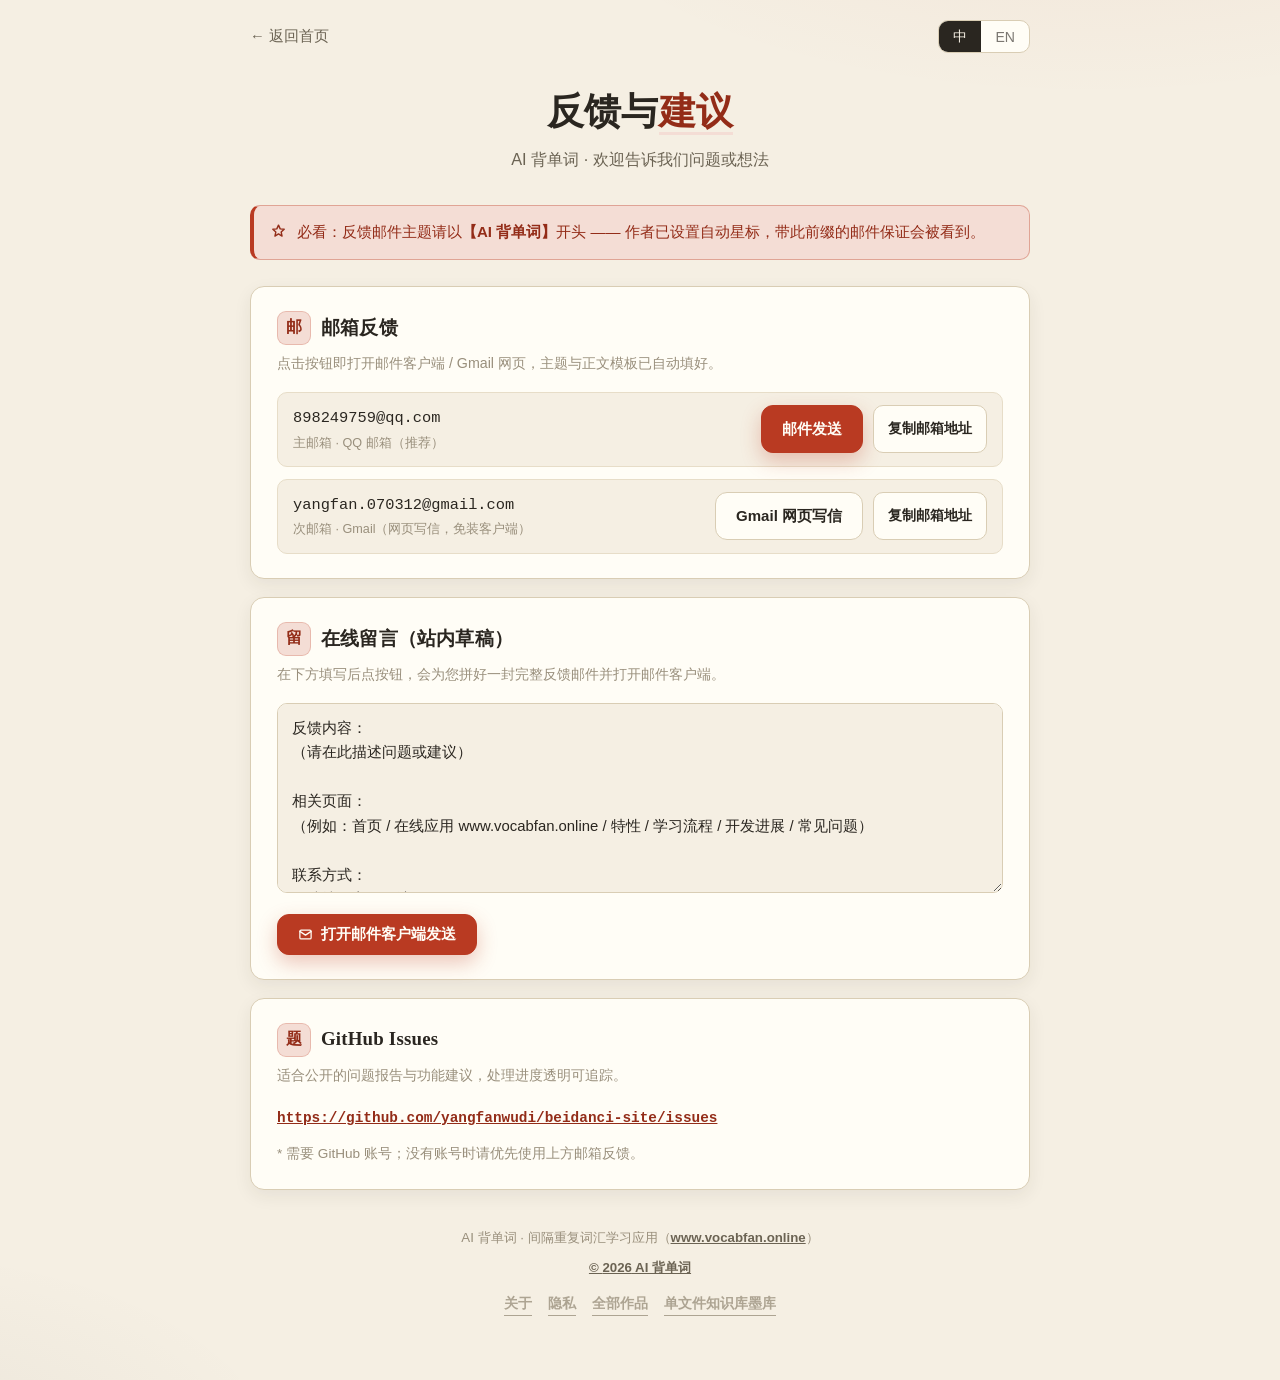
<file: feedback.html>
<!DOCTYPE html>
<html lang="zh-CN">
<head>
  <meta charset="utf-8">
  <meta name="viewport" content="width=device-width, initial-scale=1">
  <title>反馈 · AI 背单词 — 间隔重复词汇学习应用</title>
  <meta name="description" content="向 AI 背单词提交问题与建议：主邮箱 898249759@qq.com、次邮箱 yangfan.070312@gmail.com，或前往 GitHub Issues。邮件主题以【AI 背单词】开头，作者已设自动星标，保证会被看到。Feedback page for the AI vocabulary app.">
  <meta name="theme-color" content="#f5efe3">
  <link rel="icon" type="image/svg+xml" href="assets/favicon.svg">

  <!-- 首屏渲染前设定 html[lang]，避免语言闪烁（与 index.html 同一契约） -->
  <script>
    (function () {
      var saved = null;
      try { saved = localStorage.getItem("beidanci-lang"); } catch (e) { saved = null; }
      var fromQuery = null;
      try {
        fromQuery = new URLSearchParams(window.location.search).get("lang");
      } catch (e) { fromQuery = null; }
      var lang = "zh";
      if (fromQuery === "en" || fromQuery === "zh") { lang = fromQuery; }
      else if (saved === "en" || saved === "zh") { lang = saved; }
      document.documentElement.lang = lang === "en" ? "en" : "zh-CN";
    })();
  </script>

  <style>
    /* —— 设计变量：与 assets/style.css 保持一致 —— */
    :root {
      --paper: #f5efe3;
      --paper-deep: #ece3d0;
      --card: #fffdf6;
      --ink: #2a2620;
      --ink-soft: #6b6353;
      --ink-faint: #998f7c;
      --line: #d9cdb4;
      --line-soft: #e7ddc8;
      --accent: #b93a22;
      --accent-deep: #932c18;
      --accent-soft: #f4ddd5;
      --font-serif: Georgia, "Times New Roman", "Songti SC", "STSong", "SimSun",
        "Noto Serif CJK SC", "Source Han Serif SC", serif;
      --font-sans: -apple-system, BlinkMacSystemFont, "Segoe UI", "PingFang SC",
        "Hiragino Sans GB", "Microsoft YaHei", "Noto Sans SC", Arial, sans-serif;
      --font-mono: "Cascadia Mono", "SF Mono", Consolas, "Liberation Mono", Menlo,
        monospace;
    }

    /* —— 语言可见性：html[lang] 驱动 data-lang 元素（与站点同机制） —— */
    html[lang="en"] [data-lang="zh"] { display: none; }
    html[lang="zh-CN"] [data-lang="en"],
    html[lang="zh"] [data-lang="en"] { display: none; }

    * , *::before, *::after { box-sizing: border-box; }
    html { scroll-behavior: smooth; -webkit-text-size-adjust: 100%; }

    body {
      margin: 0;
      font-family: var(--font-sans);
      font-size: 16px;
      line-height: 1.75;
      color: var(--ink);
      background:
        radial-gradient(900px 380px at 85% -10%, rgba(185, 58, 34, 0.06), transparent 62%),
        radial-gradient(700px 360px at -10% 106%, rgba(42, 38, 32, 0.05), transparent 60%),
        var(--paper);
      min-height: 100vh;
    }

    h1, h2, h3 {
      font-family: var(--font-serif);
      line-height: 1.28;
      font-weight: 700;
      letter-spacing: 0.01em;
    }

    a { color: var(--accent-deep); }
    a:hover { text-decoration: underline; }

    :focus-visible {
      outline: 2px solid var(--accent);
      outline-offset: 2px;
      border-radius: 4px;
    }

    .fb-wrap { width: min(780px, calc(100% - 36px)); margin: 0 auto; padding: 0 0 64px; }

    /* —— 顶栏：返回 + 语言切换 —— */
    .fb-topbar {
      display: flex;
      align-items: center;
      justify-content: space-between;
      gap: 12px;
      flex-wrap: wrap;
      padding: 18px 0 6px;
    }

    .fb-back {
      color: var(--ink-soft);
      font-size: 0.92rem;
      text-decoration: none;
      padding: 6px 10px;
      margin-left: -10px;
      border-radius: 8px;
      transition: color 0.15s ease, background 0.15s ease;
    }
    .fb-back:hover { color: var(--ink); background: var(--paper-deep); text-decoration: none; }

    .fb-lang {
      display: inline-flex;
      border: 1px solid var(--line);
      border-radius: 10px;
      overflow: hidden;
      background: var(--card);
    }
    .fb-lang button {
      appearance: none;
      border: 0;
      background: transparent;
      font-family: var(--font-sans);
      font-size: 0.88rem;
      padding: 6px 14px;
      cursor: pointer;
      color: var(--ink);
      opacity: 0.62;
      transition: background 0.15s ease, color 0.15s ease, opacity 0.15s ease;
    }
    html[lang="zh-CN"] .fb-lang-zh, html[lang="zh"] .fb-lang-zh,
    html[lang="en"] .fb-lang-en { opacity: 1; background: var(--ink); color: var(--paper); }

    /* —— 页头 —— */
    .fb-head { text-align: center; padding: 26px 0 8px; }
    .fb-head h1 {
      font-size: clamp(1.7rem, 4vw, 2.3rem);
      margin: 0 0 10px;
    }
    .fb-head h1 em {
      font-style: normal;
      color: var(--accent-deep);
      border-bottom: 3px solid var(--accent-soft);
    }
    .fb-head p { margin: 0; color: var(--ink-soft); font-size: 1.02rem; }

    /* —— 顶部必看提示 —— */
    .fb-notice {
      display: flex;
      gap: 10px;
      align-items: flex-start;
      margin: 24px 0 26px;
      padding: 13px 16px;
      background: var(--accent-soft);
      border: 1px solid rgba(185, 58, 34, 0.35);
      border-left: 4px solid var(--accent);
      border-radius: 10px;
      color: var(--accent-deep);
      font-size: 0.94rem;
    }
    .fb-notice svg { flex: none; margin-top: 4px; }
    .fb-notice p { margin: 0; }

    /* —— 卡片 —— */
    .fb-card {
      background: var(--card);
      border: 1px solid var(--line);
      border-radius: 14px;
      box-shadow: 0 6px 18px rgba(42, 38, 32, 0.07);
      padding: 24px 26px;
      margin-bottom: 18px;
    }
    .fb-card h2 {
      display: flex;
      align-items: center;
      gap: 10px;
      font-size: 1.18rem;
      margin: 0 0 6px;
    }
    .fb-card h2 .fb-tile {
      display: inline-flex;
      align-items: center;
      justify-content: center;
      width: 34px;
      height: 34px;
      border-radius: 9px;
      background: var(--accent-soft);
      border: 1px solid rgba(185, 58, 34, 0.22);
      color: var(--accent-deep);
      font-family: var(--font-serif);
      font-size: 1rem;
      flex: none;
    }
    .fb-hint { color: var(--ink-faint); font-size: 0.89rem; margin: 0 0 16px; }

    .fb-email-row {
      display: flex;
      align-items: center;
      justify-content: space-between;
      gap: 10px;
      flex-wrap: wrap;
      background: var(--paper);
      border: 1px solid var(--line-soft);
      border-radius: 10px;
      padding: 12px 15px;
      margin-bottom: 12px;
    }
    .fb-email-row:last-child { margin-bottom: 0; }
    .fb-addr { margin: 0; font-size: 0.96rem; word-break: break-all; font-family: var(--font-mono); }
    .fb-addr small {
      display: block;
      font-family: var(--font-sans);
      color: var(--ink-faint);
      font-size: 0.79rem;
    }

    .fb-btnrow { display: flex; gap: 10px; flex-wrap: wrap; }

    /* —— 按钮（同站点 .btn 观感） —— */
    .fb-btn {
      display: inline-flex;
      align-items: center;
      justify-content: center;
      gap: 8px;
      padding: 10px 20px;
      border-radius: 12px;
      font-size: 0.94rem;
      font-weight: 600;
      font-family: var(--font-sans);
      cursor: pointer;
      text-decoration: none;
      border: 1px solid var(--line);
      background: var(--card);
      color: var(--ink);
      transition: transform 0.15s ease, background 0.15s ease,
        border-color 0.15s ease, box-shadow 0.15s ease;
    }
    .fb-btn:hover { text-decoration: none; transform: translateY(-2px); border-color: var(--ink-soft); background: var(--paper-deep); }
    .fb-btn:active { transform: translateY(0); }
    .fb-btn--solid {
      background: var(--accent);
      border-color: var(--accent);
      color: var(--card);
      box-shadow: 0 8px 20px rgba(185, 58, 34, 0.28);
    }
    .fb-btn--solid:hover { background: var(--accent-deep); border-color: var(--accent-deep); }
    .fb-btn--sm { padding: 7px 14px; font-size: 0.85rem; border-radius: 10px; }
    .fb-btn.fb-copied {
      background: #eaf2ec;
      border-color: #4a7c59;
      color: #4a7c59;
    }

    /* —— 留言区 —— */
    .fb-label {
      position: absolute;
      width: 1px; height: 1px;
      overflow: hidden;
      clip: rect(0 0 0 0);
    }
    #fb-text {
      width: 100%;
      min-height: 190px;
      resize: vertical;
      background: var(--paper);
      color: var(--ink);
      border: 1px solid var(--line);
      border-radius: 10px;
      padding: 12px 14px;
      font-family: var(--font-sans);
      font-size: 0.93rem;
      line-height: 1.65;
    }
    #fb-text:focus {
      outline: 2px solid var(--accent);
      outline-offset: 1px;
      border-color: var(--accent);
    }

    /* —— Issues —— */
    .fb-issues-link {
      font-family: var(--font-mono);
      font-size: 0.9rem;
      word-break: break-all;
      font-weight: 700;
    }
    .fb-issues-note { color: var(--ink-faint); font-size: 0.85rem; margin: 10px 0 0; }

    /* —— 页脚 —— */
    .fb-foot {
      text-align: center;
      color: var(--ink-faint);
      font-size: 0.83rem;
      margin-top: 36px;
    }
    .fb-foot a { color: var(--ink-soft); font-weight: 700; }

    @media (max-width: 560px) {
      .fb-card { padding: 18px 16px; }
      .fb-btnrow { width: 100%; }
      .fb-btnrow .fb-btn { flex: 1 1 auto; }
      .fb-head { padding-top: 18px; }
    }

    @media (prefers-reduced-motion: reduce) {
      html { scroll-behavior: auto; }
      .fb-btn:hover { transform: none; }
    }
  </style>
  <link rel="canonical" href="https://yangfanwudi.github.io/beidanci-site/feedback.html">
</head>
<body>
  <div class="fb-wrap">

    <!-- 顶栏：返回首页 + 中英切换 -->
    <div class="fb-topbar">
      <a class="fb-back" href="index.html">← <span data-lang="zh">返回首页</span><span data-lang="en">Back to Home</span></a>
      <div class="fb-lang" role="group" aria-label="语言切换 / Language">
        <button type="button" class="fb-lang-zh" id="langOptZh" data-target-lang="zh" aria-pressed="true" lang="zh-CN">中</button>
        <button type="button" class="fb-lang-en" id="langOptEn" data-target-lang="en" aria-pressed="false" lang="en">EN</button>
      </div>
    </div>

    <header class="fb-head">
      <h1>
        <span data-lang="zh">反馈与<em>建议</em></span>
        <span data-lang="en">Feedback &amp; <em>Suggestions</em></span>
      </h1>
      <p>
        <span data-lang="zh">AI 背单词 · 欢迎告诉我们问题或想法</span>
        <span data-lang="en">AI 背单词 · Tell us what's broken or what to improve</span>
      </p>
    </header>

    <!-- 顶部必看说明 -->
    <div class="fb-notice" role="note">
      <svg width="17" height="17" viewBox="0 0 24 24" fill="none" stroke="currentColor" stroke-width="2" stroke-linecap="round" stroke-linejoin="round" aria-hidden="true"><path d="M12 3l2.4 5.3 5.6.6-4.2 3.9 1.2 5.6L12 15.5 7 18.4l1.2-5.6L4 8.9l5.6-.6L12 3Z"/></svg>
      <p>
        <span data-lang="zh">必看：反馈邮件主题请以<b>【AI 背单词】</b>开头 —— 作者已设置自动星标，带此前缀的邮件保证会被看到。</span>
        <span data-lang="en">Must-read: start your email subject with <b>【AI 背单词】</b> — the author has an auto-star filter, so prefixed mail is guaranteed to be seen.</span>
      </p>
    </div>

    <!-- ① 邮箱直达 -->
    <section class="fb-card" aria-labelledby="fb-email-title">
      <h2 id="fb-email-title">
        <span class="fb-tile" aria-hidden="true">邮</span>
        <span data-lang="zh">邮箱反馈</span><span data-lang="en">Email</span>
      </h2>
      <p class="fb-hint">
        <span data-lang="zh">点击按钮即打开邮件客户端 / Gmail 网页，主题与正文模板已自动填好。</span>
        <span data-lang="en">Buttons open your mail client / Gmail web with subject and body template pre-filled.</span>
      </p>

      <!-- 主邮箱：QQ 邮箱 -->
      <div class="fb-email-row">
        <p class="fb-addr">
          898249759@qq.com
          <small><span data-lang="zh">主邮箱 · QQ 邮箱（推荐）</span><span data-lang="en">Primary · QQ Mail (recommended)</span></small>
        </p>
        <span class="fb-btnrow">
          <a class="fb-btn fb-btn--solid" id="mailto-qq"
             href="mailto:898249759@qq.com?subject=%E3%80%90AI%20%E8%83%8C%E5%8D%95%E8%AF%8D%E3%80%91%E5%8F%8D%E9%A6%88&body=%E5%8F%8D%E9%A6%88%E5%86%85%E5%AE%B9%EF%BC%9A%0A%EF%BC%88%E8%AF%B7%E5%9C%A8%E6%AD%A4%E6%8F%8F%E8%BF%B0%E9%97%AE%E9%A2%98%E6%88%96%E5%BB%BA%E8%AE%AE%EF%BC%89%0A%0A%E7%9B%B8%E5%85%B3%E9%A1%B5%E9%9D%A2%EF%BC%9A%0A%EF%BC%88%E4%BE%8B%E5%A6%82%EF%BC%9A%E9%A6%96%E9%A1%B5%20%2F%20%E5%9C%A8%E7%BA%BF%E5%BA%94%E7%94%A8%20www.vocabfan.online%20%2F%20%E7%89%B9%E6%80%A7%20%2F%20%E5%AD%A6%E4%B9%A0%E6%B5%81%E7%A8%8B%20%2F%20%E5%BC%80%E5%8F%91%E8%BF%9B%E5%B1%95%20%2F%20%E5%B8%B8%E8%A7%81%E9%97%AE%E9%A2%98%EF%BC%89%0A%0A%E8%81%94%E7%B3%BB%E6%96%B9%E5%BC%8F%EF%BC%9A%0A%EF%BC%88%E9%80%89%E5%A1%AB%EF%BC%8C%E6%96%B9%E4%BE%BF%E5%9B%9E%E8%AE%BF%EF%BC%89">
            <span data-lang="zh">邮件发送</span><span data-lang="en">Send Email</span>
          </a>
          <button type="button" class="fb-btn fb-btn--sm copy-email" data-email="898249759@qq.com">
            <span data-lang="zh">复制邮箱地址</span><span data-lang="en">Copy Address</span>
          </button>
        </span>
      </div>

      <!-- 次邮箱：Gmail 网页写信 -->
      <div class="fb-email-row">
        <p class="fb-addr">
          yangfan.070312@gmail.com
          <small><span data-lang="zh">次邮箱 · Gmail（网页写信，免装客户端）</span><span data-lang="en">Secondary · Gmail (web compose, no client needed)</span></small>
        </p>
        <span class="fb-btnrow">
          <a class="fb-btn" id="gmail-link" target="_blank" rel="noopener"
             href="https://mail.google.com/mail/?view=cm&amp;to=yangfan.070312@gmail.com&amp;su=%E3%80%90AI%20%E8%83%8C%E5%8D%95%E8%AF%8D%E3%80%91%E5%8F%8D%E9%A6%88&amp;body=%E5%8F%8D%E9%A6%88%E5%86%85%E5%AE%B9%EF%BC%9A%0A%EF%BC%88%E8%AF%B7%E5%9C%A8%E6%AD%A4%E6%8F%8F%E8%BF%B0%E9%97%AE%E9%A2%98%E6%88%96%E5%BB%BA%E8%AE%AE%EF%BC%89%0A%0A%E7%9B%B8%E5%85%B3%E9%A1%B5%E9%9D%A2%EF%BC%9A%0A%EF%BC%88%E4%BE%8B%E5%A6%82%EF%BC%9A%E9%A6%96%E9%A1%B5%20%2F%20%E5%9C%A8%E7%BA%BF%E5%BA%94%E7%94%A8%20www.vocabfan.online%20%2F%20%E7%89%B9%E6%80%A7%20%2F%20%E5%AD%A6%E4%B9%A0%E6%B5%81%E7%A8%8B%20%2F%20%E5%BC%80%E5%8F%91%E8%BF%9B%E5%B1%95%20%2F%20%E5%B8%B8%E8%A7%81%E9%97%AE%E9%A2%98%EF%BC%89%0A%0A%E8%81%94%E7%B3%BB%E6%96%B9%E5%BC%8F%EF%BC%9A%0A%EF%BC%88%E9%80%89%E5%A1%AB%EF%BC%8C%E6%96%B9%E4%BE%BF%E5%9B%9E%E8%AE%BF%EF%BC%89">
            <span data-lang="zh">Gmail 网页写信</span><span data-lang="en">Compose in Gmail</span>
          </a>
          <button type="button" class="fb-btn fb-btn--sm copy-email" data-email="yangfan.070312@gmail.com">
            <span data-lang="zh">复制邮箱地址</span><span data-lang="en">Copy Address</span>
          </button>
        </span>
      </div>
    </section>

    <!-- ② 站内快速留言：textarea 拼 mailto -->
    <section class="fb-card" aria-labelledby="fb-draft-title">
      <h2 id="fb-draft-title">
        <span class="fb-tile" aria-hidden="true">留</span>
        <span data-lang="zh">在线留言（站内草稿）</span><span data-lang="en">Quick Draft</span>
      </h2>
      <p class="fb-hint">
        <span data-lang="zh">在下方填写后点按钮，会为您拼好一封完整反馈邮件并打开邮件客户端。</span>
        <span data-lang="en">Fill in below, then the button assembles a complete feedback email and opens your mail client.</span>
      </p>
      <label class="fb-label" for="fb-text">
        <span data-lang="zh">反馈内容</span><span data-lang="en">Feedback content</span>
      </label>
      <textarea id="fb-text"></textarea>
      <div class="fb-btnrow" style="margin-top:12px">
        <button type="button" class="fb-btn fb-btn--solid" id="send-mailto">
          <svg width="15" height="15" viewBox="0 0 24 24" fill="none" stroke="currentColor" stroke-width="2" stroke-linecap="round" stroke-linejoin="round" aria-hidden="true"><rect x="3" y="5" width="18" height="14" rx="2"/><path d="m3 7 9 6 9-6"/></svg>
          <span data-lang="zh">打开邮件客户端发送</span><span data-lang="en">Open Mail Client to Send</span>
        </button>
      </div>
    </section>

    <!-- ③ GitHub Issues -->
    <section class="fb-card" aria-labelledby="fb-issues-title">
      <h2 id="fb-issues-title">
        <span class="fb-tile" aria-hidden="true">题</span>
        <span data-lang="zh">GitHub Issues</span><span data-lang="en">GitHub Issues</span>
      </h2>
      <p class="fb-hint">
        <span data-lang="zh">适合公开的问题报告与功能建议，处理进度透明可追踪。</span>
        <span data-lang="en">Best for public bug reports and feature requests with trackable progress.</span>
      </p>
      <a class="fb-issues-link" href="https://github.com/yangfanwudi/beidanci-site/issues" target="_blank" rel="noopener">https://github.com/yangfanwudi/beidanci-site/issues</a>
      <p class="fb-issues-note">
        <span data-lang="zh">* 需要 GitHub 账号；没有账号时请优先使用上方邮箱反馈。</span>
        <span data-lang="en">* A GitHub account is required; without one, please use the email options above.</span>
      </p>
    </section>

    <footer class="fb-foot">
      <p style="margin:0 0 6px">
        <span data-lang="zh">AI 背单词 · 间隔重复词汇学习应用（<a href="https://www.vocabfan.online/" target="_blank" rel="noopener noreferrer">www.vocabfan.online</a>）</span>
        <span data-lang="en">AI 背单词 — a spaced-repetition vocabulary app (<a href="https://www.vocabfan.online/" target="_blank" rel="noopener noreferrer">www.vocabfan.online</a>)</span>
      </p>
      <p style="margin:0"><a href="index.html">© <span id="fb-year">2026</span> AI 背单词</a></p>
      <style>
    .xfl{display:flex;flex-wrap:wrap;justify-content:center;gap:.35rem 1rem;margin:.8rem 0 0;padding:0;font-size:.85rem;line-height:1.7}
    .xfl a{color:inherit;opacity:.78;text-decoration:none;border-bottom:1px solid currentColor}
    .xfl a:hover,.xfl a:focus-visible{opacity:1}
    @media(max-width:420px){.xfl{font-size:.78rem;gap:.3rem .8rem}}
  </style>
  <nav class="xfl" aria-label="关于与更多作品 / About and more">
    <a href="about.html"><span data-lang="zh">关于</span><span data-lang="en">About</span></a>
    <a href="privacy.html"><span data-lang="zh">隐私</span><span data-lang="en">Privacy</span></a>
    <a href="https://yangfanwudi.github.io/"><span data-lang="zh">全部作品</span><span data-lang="en">All projects</span></a>
    <a href="https://yangfanwudi.github.io/moku-site/"><span data-lang="zh">单文件知识库墨库</span><span data-lang="en">single-file knowledge base</span></a>
  </nav>
</footer>
  </div>

  <script>
    (function () {
      'use strict';

      var SUBJECT = '【AI 背单词】反馈';
      var MAIL_PRIMARY = '898249759@qq.com';
      var MAIL_SECONDARY = 'yangfan.070312@gmail.com';
      var LANG_KEY = 'beidanci-lang';

      var TEMPLATES = {
        zh: '反馈内容：\n（请在此描述问题或建议）\n\n相关页面：\n（例如：首页 / 在线应用 www.vocabfan.online / 特性 / 学习流程 / 开发进展 / 常见问题）\n\n联系方式：\n（选填，方便回访）',
        en: 'Feedback:\n(describe the issue or suggestion here)\n\nPage:\n(e.g. Home / the app at www.vocabfan.online / Features / Session / Progress / FAQ)\n\nContact:\n(optional, so we can follow up)'
      };
      var PLACEHOLDERS = {
        zh: '可直接修改下方模板后发送……',
        en: 'Edit the template below and send…'
      };
      var metaPacks = {
        zh: {
          langAttr: 'zh-CN',
          title: '反馈 · AI 背单词 — 间隔重复词汇学习应用',
          description: '向 AI 背单词提交问题与建议：主邮箱 898249759@qq.com、次邮箱 yangfan.070312@gmail.com，或前往 GitHub Issues。邮件主题以【AI 背单词】开头，作者已设自动星标，保证会被看到。'
        },
        en: {
          langAttr: 'en',
          title: 'Feedback · AI 背单词 — A Spaced-Repetition Vocabulary App',
          description: 'Send feedback for AI 背单词: primary email 898249759@qq.com, secondary yangfan.070312@gmail.com, or open a GitHub Issue. Subjects starting with 【AI 背单词】 are auto-starred by the author and guaranteed to be seen.'
        }
      };

      var currentLang = 'zh';
      var textarea = document.getElementById('fb-text');

      /* ---------- 元信息同步（title / description） ---------- */
      function setMetaContent(selector, value) {
        var el = document.head.querySelector(selector);
        if (el) el.setAttribute('content', value);
      }
      function applyMeta(lang) {
        var pack = metaPacks[lang];
        document.title = pack.title;
        setMetaContent('meta[name="description"]', pack.description);
      }

      /* ---------- 中英切换：html[lang] 驱动 data-lang 元素 ---------- */
      function setLang(lang) {
        if (lang !== 'zh' && lang !== 'en') lang = 'zh';
        currentLang = lang;
        document.documentElement.lang = metaPacks[lang].langAttr;
        var zhBtn = document.getElementById('langOptZh');
        var enBtn = document.getElementById('langOptEn');
        if (zhBtn) zhBtn.setAttribute('aria-pressed', lang === 'zh' ? 'true' : 'false');
        if (enBtn) enBtn.setAttribute('aria-pressed', lang === 'en' ? 'true' : 'false');
        applyMeta(lang);
        /* textarea 未被用户修改时，跟随语言切换模板 */
        if (!textarea.dataset.dirty || textarea.value === textarea.dataset.lastTemplate) {
          textarea.value = TEMPLATES[lang];
          textarea.dataset.lastTemplate = TEMPLATES[lang];
        }
        textarea.placeholder = PLACEHOLDERS[lang];
        /* 语言切换后同步刷新两个直达链接的正文模板 */
        applyDirectLinks();
        try { localStorage.setItem(LANG_KEY, lang); } catch (e) {}
      }
      function switchLang(lang) { setLang(lang); }
      window.setLang = setLang;       /* 契约函数，与站点 app.js 一致 */
      window.switchLang = switchLang; /* 供自检脚本识别 */

      document.getElementById('langOptZh').addEventListener('click', function () { setLang('zh'); });
      document.getElementById('langOptEn').addEventListener('click', function () { setLang('en'); });

      /* ---------- 直达链接（HTML 内为中文静态兜底，JS 按 lang 刷新） ---------- */
      function mailtoUrl(mail, subject, body) {
        return 'mailto:' + mail + '?subject=' + encodeURIComponent(subject) + '&body=' + encodeURIComponent(body);
      }
      function gmailUrl(mail, subject, body) {
        return 'https://mail.google.com/mail/?view=cm&to=' + encodeURIComponent(mail) +
          '&su=' + encodeURIComponent(subject) + '&body=' + encodeURIComponent(body);
      }
      function applyDirectLinks() {
        var t = TEMPLATES[currentLang];
        document.getElementById('mailto-qq').href = mailtoUrl(MAIL_PRIMARY, SUBJECT, t);
        document.getElementById('gmail-link').href = gmailUrl(MAIL_SECONDARY, SUBJECT, t);
      }

      /* ---------- textarea 草稿 → 打开邮件客户端 ---------- */
      textarea.addEventListener('input', function () { textarea.dataset.dirty = '1'; });
      document.getElementById('send-mailto').addEventListener('click', function () {
        var text = textarea.value && textarea.value.trim() ? textarea.value : TEMPLATES[currentLang];
        window.location.href = mailtoUrl(MAIL_PRIMARY, SUBJECT, text);
      });

      /* ---------- 复制邮箱地址（clipboard API + execCommand 兜底） ---------- */
      function copyText(text, done) {
        function fallback() {
          var ta = document.createElement('textarea');
          ta.value = text;
          ta.style.position = 'fixed'; ta.style.opacity = '0';
          document.body.appendChild(ta);
          ta.select();
          try { document.execCommand('copy'); done(true); }
          catch (e) { done(false); }
          document.body.removeChild(ta);
        }
        if (navigator.clipboard && navigator.clipboard.writeText) {
          navigator.clipboard.writeText(text).then(function () { done(true); }, fallback);
        } else { fallback(); }
      }
      document.querySelectorAll('.copy-email').forEach(function (btn) {
        btn.addEventListener('click', function () {
          copyText(btn.getAttribute('data-email'), function (ok) {
            if (!ok) {
              window.prompt(currentLang === 'zh' ? '请手动复制：' : 'Copy manually:', btn.getAttribute('data-email'));
              return;
            }
            var label = btn.querySelector('[data-lang="' + currentLang + '"]');
            if (label) {
              var old = label.textContent;
              label.textContent = currentLang === 'zh' ? '已复制 ✓' : 'Copied ✓';
              btn.classList.add('fb-copied');
              setTimeout(function () { label.textContent = old; btn.classList.remove('fb-copied'); }, 1600);
            }
          });
        });
      });

      /* ---------- 初始化 ---------- */
      document.getElementById('fb-year').textContent = String(new Date().getFullYear());
      var initial = document.documentElement.lang === 'en' ? 'en' : 'zh';
      textarea.value = TEMPLATES[initial];
      textarea.dataset.lastTemplate = TEMPLATES[initial];
      textarea.placeholder = PLACEHOLDERS[initial];
      setLang(initial);
    })();
  </script>
</body>
</html>
</file>
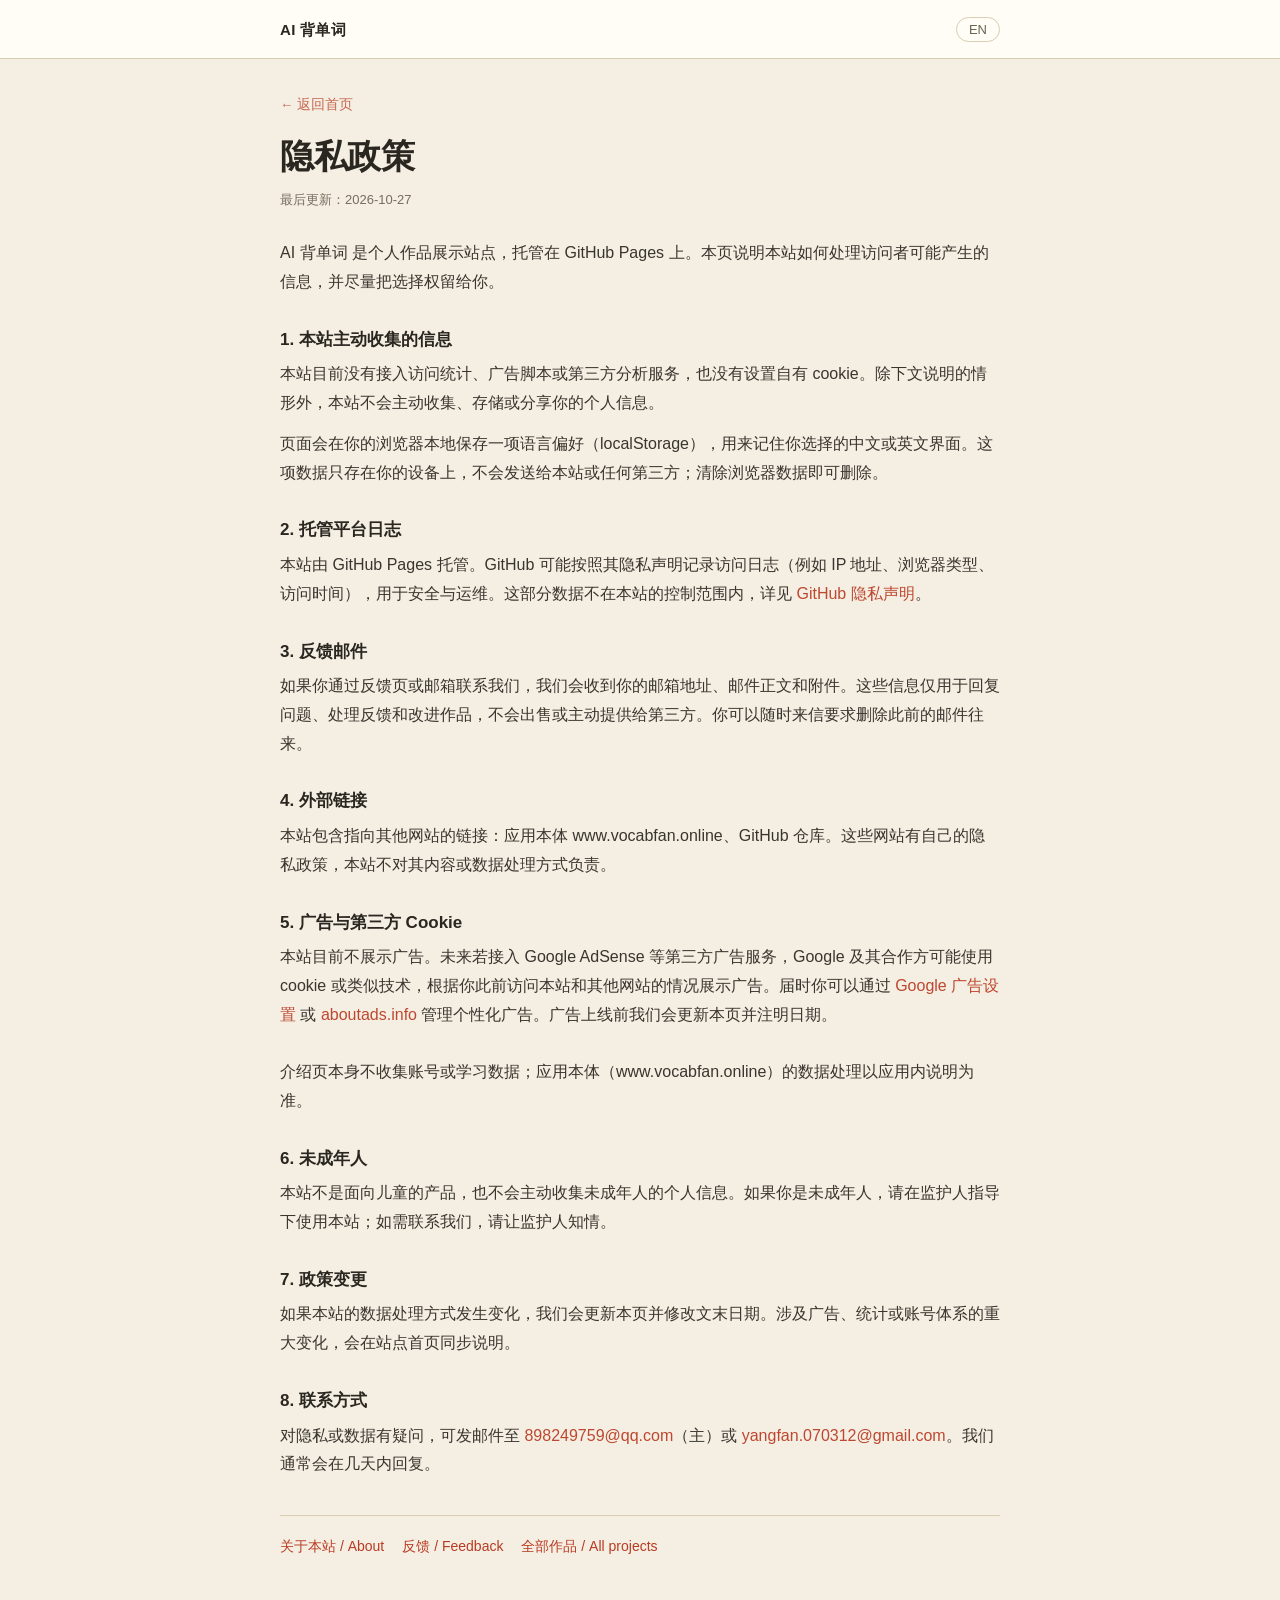
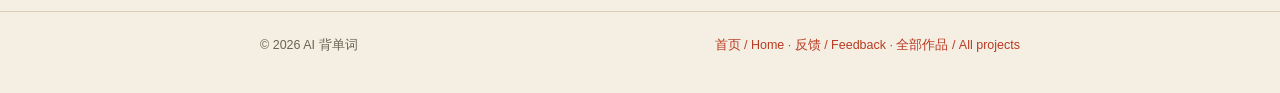
<file: privacy.html>
<!DOCTYPE html>
<html lang="zh-CN">
<head>
<meta charset="UTF-8">
<meta name="viewport" content="width=device-width, initial-scale=1.0">
<title>隐私政策 · AI 背单词 | Privacy Policy</title>
<meta name="description" content="AI 背单词（VocabFan）的隐私政策与关于页：复习优先的间隔重复背单词应用介绍站，应用本体在 vocabfan.online。Privacy and about pages for an SRS vocabulary app.">
<link rel="canonical" href="https://yangfanwudi.github.io/beidanci-site/privacy.html">
<meta name="theme-color" content="#f5efe3">
<meta property="og:type" content="website">
<meta property="og:title" content="隐私政策 · AI 背单词">
<meta property="og:description" content="AI 背单词（VocabFan）的隐私政策与关于页：复习优先的间隔重复背单词应用介绍站，应用本体在 vocabfan.online。Privacy and about pages for an SRS vocabulary app.">
<meta property="og:url" content="https://yangfanwudi.github.io/beidanci-site/privacy.html">
<style>
:root{--bg:#f5efe3;--panel:#fffdf6;--fg:#2a2620;--mut:#6b6353;--ac:#b93a22;--ln:#d9cdb4}
*{box-sizing:border-box}
html{scroll-behavior:smooth}
body{margin:0;background:var(--bg);color:var(--fg);font:16px/1.8 -apple-system,BlinkMacSystemFont,"Segoe UI","PingFang SC","Hiragino Sans GB","Microsoft YaHei",sans-serif;-webkit-font-smoothing:antialiased}
a{color:var(--ac);text-decoration:none}
a:hover{text-decoration:underline}
.bar{position:sticky;top:0;z-index:10;background:var(--panel);border-bottom:1px solid var(--ln)}
.bar-inner{max-width:760px;margin:0 auto;padding:0 20px;min-height:58px;display:flex;align-items:center;justify-content:space-between;gap:14px}
.brand{font-weight:700;font-size:15px;letter-spacing:.02em;color:var(--fg);max-width:68%;overflow:hidden;text-overflow:ellipsis;white-space:nowrap}
#langBtn{appearance:none;border:1px solid var(--ln);background:transparent;color:var(--mut);border-radius:999px;padding:4px 12px;font-size:13px;cursor:pointer;font-family:inherit;flex:none}
#langBtn:hover,#langBtn:focus-visible{border-color:var(--ac);color:var(--ac);outline:none}
main{max-width:760px;margin:0 auto;padding:34px 20px 52px}
.crumb{font-size:13.5px;margin:0 0 18px;opacity:.75}
h1{font-size:clamp(26px,4vw,34px);line-height:1.25;margin:0 0 10px;letter-spacing:-.01em}
.updated{font-size:13px;color:var(--mut);margin:0 0 28px}
h2{font-size:17px;line-height:1.5;margin:30px 0 8px;color:var(--fg)}
p{margin:0 0 12px;opacity:.92}
ul{margin:8px 0 14px;padding-left:22px}
li{margin:4px 0;opacity:.92}
.note{margin-top:30px;padding:14px 16px;border:1px solid var(--ln);border-radius:10px;background:var(--panel);font-size:13.5px;color:var(--mut)}
.page-links{display:flex;flex-wrap:wrap;gap:8px 18px;margin-top:36px;padding-top:18px;border-top:1px solid var(--ln);font-size:14px}
footer{border-top:1px solid var(--ln);padding:22px 20px 36px;font-size:12.5px;color:var(--mut)}
.foot{max-width:760px;margin:0 auto;display:flex;flex-wrap:wrap;gap:6px 16px;justify-content:space-between}
html[lang="en"] [data-lang="zh"],html[lang="zh-CN"] [data-lang="en"]{display:none!important}
@media(max-width:520px){main{padding-top:24px}h2{margin-top:26px}.bar-inner{min-height:54px}}
</style>
</head>
<body>
<header class="bar">
  <div class="bar-inner">
    <a class="brand" href="index.html">AI 背单词</a>
    <button id="langBtn" type="button" aria-label="Switch to English">EN</button>
  </div>
</header>
<main>
  <p class="crumb"><a href="index.html">← <span data-lang="zh">返回首页</span><span data-lang="en">Back to home</span></a></p>
  <h1><span data-lang="zh">隐私政策</span><span data-lang="en">Privacy Policy</span></h1>
  <p class="updated"><span data-lang="zh">最后更新：2026-10-27</span><span data-lang="en">Last updated: 2026-10-27</span></p>
<div data-lang="zh">
  <p>AI 背单词 是个人作品展示站点，托管在 GitHub Pages 上。本页说明本站如何处理访问者可能产生的信息，并尽量把选择权留给你。</p>
  <h2>1. 本站主动收集的信息</h2><p>本站目前没有接入访问统计、广告脚本或第三方分析服务，也没有设置自有 cookie。除下文说明的情形外，本站不会主动收集、存储或分享你的个人信息。</p><p>页面会在你的浏览器本地保存一项语言偏好（localStorage），用来记住你选择的中文或英文界面。这项数据只存在你的设备上，不会发送给本站或任何第三方；清除浏览器数据即可删除。</p>
  <h2>2. 托管平台日志</h2><p>本站由 GitHub Pages 托管。GitHub 可能按照其隐私声明记录访问日志（例如 IP 地址、浏览器类型、访问时间），用于安全与运维。这部分数据不在本站的控制范围内，详见 <a href="https://docs.github.com/en/site-policy/privacy-policies/github-privacy-statement" rel="noopener">GitHub 隐私声明</a>。</p>
  <h2>3. 反馈邮件</h2><p>如果你通过反馈页或邮箱联系我们，我们会收到你的邮箱地址、邮件正文和附件。这些信息仅用于回复问题、处理反馈和改进作品，不会出售或主动提供给第三方。你可以随时来信要求删除此前的邮件往来。</p>
  <h2>4. 外部链接</h2><p>本站包含指向其他网站的链接：应用本体 www.vocabfan.online、GitHub 仓库。这些网站有自己的隐私政策，本站不对其内容或数据处理方式负责。</p>
  <h2>5. 广告与第三方 Cookie</h2><p>本站目前不展示广告。未来若接入 Google AdSense 等第三方广告服务，Google 及其合作方可能使用 cookie 或类似技术，根据你此前访问本站和其他网站的情况展示广告。届时你可以通过 <a href="https://adssettings.google.com/" rel="noopener">Google 广告设置</a> 或 <a href="https://www.aboutads.info/choices/" rel="noopener">aboutads.info</a> 管理个性化广告。广告上线前我们会更新本页并注明日期。<br><br>介绍页本身不收集账号或学习数据；应用本体（www.vocabfan.online）的数据处理以应用内说明为准。</p>
  <h2>6. 未成年人</h2><p>本站不是面向儿童的产品，也不会主动收集未成年人的个人信息。如果你是未成年人，请在监护人指导下使用本站；如需联系我们，请让监护人知情。</p>
  <h2>7. 政策变更</h2><p>如果本站的数据处理方式发生变化，我们会更新本页并修改文末日期。涉及广告、统计或账号体系的重大变化，会在站点首页同步说明。</p>
  <h2>8. 联系方式</h2><p>对隐私或数据有疑问，可发邮件至 <a href="mailto:898249759@qq.com">898249759@qq.com</a>（主）或 <a href="mailto:yangfan.070312@gmail.com">yangfan.070312@gmail.com</a>。我们通常会在几天内回复。</p>
</div>
<div data-lang="en">
  <p>VocabFan is a personal project site hosted on GitHub Pages. This page explains how the site handles information that visitors may generate, and aims to leave choices in your hands.</p>
  <h2>1. Information this site collects</h2><p>This site does not currently use analytics, advertising scripts or third-party analytics services, and it does not set its own cookies. Except as described below, it does not actively collect, store or share your personal information.</p><p>The page stores a language preference in your browser's local storage so it can remember whether you chose Chinese or English. This value stays on your device and is not sent to this site or any third party; clearing your browser data removes it.</p>
  <h2>2. Hosting platform logs</h2><p>This site is hosted on GitHub Pages. GitHub may log access data such as IP address, browser type and visit time under its own privacy statement for security and operations. This data is outside this site's control; see the <a href="https://docs.github.com/en/site-policy/privacy-policies/github-privacy-statement" rel="noopener">GitHub Privacy Statement</a>.</p>
  <h2>3. Feedback email</h2><p>If you contact us through the feedback page or by email, we receive your email address, message and any attachments. This information is used only to reply, handle feedback and improve the projects; it is not sold or actively shared with third parties. You can ask us to delete previous email exchanges at any time.</p>
  <h2>4. External links</h2><p>This site links to other websites: the app at www.vocabfan.online and GitHub repositories. Those sites have their own privacy policies, and this site is not responsible for their content or data practices.</p>
  <h2>5. Advertising and third-party cookies</h2><p>This site currently shows no ads. If Google AdSense or a similar third-party advertising service is added in the future, Google and its partners may use cookies or similar technologies to serve ads based on your prior visits to this and other websites. You will be able to manage personalized advertising through <a href="https://adssettings.google.com/" rel="noopener">Google Ads Settings</a> or <a href="https://www.aboutads.info/choices/" rel="noopener">aboutads.info</a>. This page will be updated with a new date before any ads go live.<br><br>This introduction site does not collect account or learning data. Data handling in the app itself (www.vocabfan.online) is described inside the app.</p>
  <h2>6. Minors</h2><p>This site is not directed at children and does not knowingly collect personal information from minors. If you are a minor, please use the site with a guardian's guidance and let them know if you contact us.</p>
  <h2>7. Changes to this policy</h2><p>If data practices change, this page will be updated and the date at the top revised. Material changes involving advertising, analytics or accounts will also be noted on the site's home page.</p>
  <h2>8. Contact</h2><p>For privacy or data questions, email <a href="mailto:898249759@qq.com">898249759@qq.com</a> (primary) or <a href="mailto:yangfan.070312@gmail.com">yangfan.070312@gmail.com</a>. We usually reply within a few days.</p>
</div>
  <nav class="page-links" aria-label="页面导航 / Page links"><a href="about.html">关于本站 / About</a><a href="feedback.html">反馈 / Feedback</a><a href="https://yangfanwudi.github.io/">全部作品 / All projects</a></nav>
</main>
<footer>
  <div class="foot">
    <span>© 2026 AI 背单词</span>
    <span><a href="index.html">首页 / Home</a> · <a href="feedback.html">反馈 / Feedback</a> · <a href="https://yangfanwudi.github.io/">全部作品 / All projects</a></span>
  </div>
</footer>
<script>
(function () {
  var btn = document.getElementById('langBtn');
  var key = 'beidanci-lang';
  function apply(lang) {
    var en = lang === 'en';
    document.documentElement.lang = en ? 'en' : 'zh-CN';
    btn.textContent = en ? '中文' : 'EN';
    btn.setAttribute('aria-label', en ? '切换到中文' : 'Switch to English');
  }
  var saved = 'zh';
  try { saved = localStorage.getItem(key) || 'zh'; } catch (e) {}
  apply(saved);
  btn.addEventListener('click', function () {
    var next = document.documentElement.lang === 'en' ? 'zh' : 'en';
    try { localStorage.setItem(key, next); } catch (e) {}
    apply(next);
  });
})();
</script>
</body>
</html>
</file>
<file: assets/style.css>
/* ============================================================
   AI 背单词 — 即将推出式介绍页
   纯静态样式：无外部字体、无图片，排版与配色撑住页面。
   语言机制：html[lang] 切换，data-lang 元素按语言显示/隐藏。
   ============================================================ */

/* ---------- 语言可见性（核心机制） ---------- */
html[lang="en"] [data-lang="zh"] { display: none; }
html[lang="zh-CN"] [data-lang="en"],
html[lang="zh"] [data-lang="en"] { display: none; }

/* 语言切换按钮的激活态（跟随 html[lang]，无需 JS 同步样式） */
.lang-opt-zh, .lang-opt-en { opacity: 0.62; }
html[lang="zh-CN"] .lang-opt-zh,
html[lang="zh"] .lang-opt-zh { opacity: 1; background: var(--ink); color: var(--paper); }
html[lang="en"] .lang-opt-en { opacity: 1; background: var(--ink); color: var(--paper); }

/* ---------- 设计变量 ---------- */
:root {
  --paper: #f5efe3;
  --paper-deep: #ece3d0;
  --card: #fffdf6;
  --ink: #2a2620;
  --ink-soft: #6b6353;
  --ink-faint: #998f7c;
  --line: #d9cdb4;
  --line-soft: #e7ddc8;
  --accent: #b93a22;
  --accent-deep: #932c18;
  --accent-soft: #f4ddd5;
  --ok: #4a7c59;

  --font-serif: Georgia, "Times New Roman", "Songti SC", "STSong", "SimSun",
    "Noto Serif CJK SC", "Source Han Serif SC", serif;
  --font-sans: -apple-system, BlinkMacSystemFont, "Segoe UI", "PingFang SC",
    "Hiragino Sans GB", "Microsoft YaHei", "Noto Sans SC", Arial, sans-serif;
  --font-mono: "Cascadia Mono", "SF Mono", Consolas, "Liberation Mono", Menlo,
    monospace;

  --radius: 14px;
  --shadow-card: 0 14px 34px rgba(42, 38, 32, 0.09);
  --shadow-soft: 0 6px 18px rgba(42, 38, 32, 0.07);
  --header-h: 64px;
}

/* ---------- 基础 ---------- */
*, *::before, *::after { box-sizing: border-box; }

html {
  scroll-behavior: smooth;
  -webkit-text-size-adjust: 100%;
}

body {
  margin: 0;
  font-family: var(--font-sans);
  font-size: 16px;
  line-height: 1.75;
  color: var(--ink);
  background: var(--paper);
}

img, svg { max-width: 100%; }

h1, h2, h3, h4 {
  font-family: var(--font-serif);
  line-height: 1.28;
  margin: 0 0 0.5em;
  font-weight: 700;
  letter-spacing: 0.01em;
}

p { margin: 0 0 1em; }
p:last-child { margin-bottom: 0; }

a { color: var(--accent-deep); text-decoration: none; }
a:hover { text-decoration: underline; }

:focus-visible {
  outline: 2px solid var(--accent);
  outline-offset: 2px;
  border-radius: 4px;
}

.container {
  width: min(1120px, calc(100% - 48px));
  margin: 0 auto;
}

.container-narrow { width: min(820px, calc(100% - 48px)); }

.skip-link {
  position: absolute;
  left: 16px;
  top: -48px;
  z-index: 100;
  padding: 10px 16px;
  background: var(--ink);
  color: var(--paper);
  border-radius: 0 0 10px 10px;
  font-size: 0.9rem;
  transition: top 0.2s ease;
}
.skip-link:focus { top: 0; text-decoration: none; }

/* ---------- 顶部导航 ---------- */
.site-header {
  position: sticky;
  top: 0;
  z-index: 50;
  background: rgba(245, 239, 227, 0.92);
  backdrop-filter: blur(10px);
  -webkit-backdrop-filter: blur(10px);
  border-bottom: 1px solid var(--line);
}

.header-inner {
  display: flex;
  align-items: center;
  gap: 28px;
  min-height: var(--header-h);
  flex-wrap: wrap;
  padding: 8px 0;
}

.brand {
  display: inline-flex;
  align-items: center;
  gap: 10px;
  color: var(--ink);
  font-family: var(--font-serif);
  font-weight: 700;
  font-size: 1.12rem;
  letter-spacing: 0.02em;
}
.brand:hover { text-decoration: none; }

.brand-mark {
  display: inline-flex;
  align-items: center;
  justify-content: center;
  width: 34px;
  height: 34px;
  border-radius: 9px;
  background: var(--accent);
  color: var(--card);
  font-family: var(--font-serif);
  font-size: 1.05rem;
  line-height: 1;
  box-shadow: var(--shadow-soft);
}

.site-nav {
  display: flex;
  gap: 4px;
  margin-left: auto;
  flex-wrap: wrap;
}

.site-nav a {
  color: var(--ink-soft);
  padding: 6px 12px;
  border-radius: 8px;
  font-size: 0.95rem;
  transition: color 0.15s ease, background 0.15s ease;
}
.site-nav a:hover {
  color: var(--ink);
  background: var(--paper-deep);
  text-decoration: none;
}

.lang-switch {
  display: inline-flex;
  border: 1px solid var(--line);
  border-radius: 10px;
  overflow: hidden;
  background: var(--card);
}

.lang-opt {
  appearance: none;
  border: 0;
  background: transparent;
  font-family: var(--font-sans);
  font-size: 0.88rem;
  padding: 6px 14px;
  cursor: pointer;
  color: var(--ink);
  transition: background 0.15s ease, color 0.15s ease, opacity 0.15s ease;
}

/* ---------- 按钮 ---------- */
.btn {
  display: inline-flex;
  align-items: center;
  justify-content: center;
  gap: 8px;
  padding: 12px 26px;
  border-radius: 12px;
  font-size: 1rem;
  font-weight: 600;
  border: 1px solid transparent;
  transition: transform 0.15s ease, box-shadow 0.15s ease,
    background 0.15s ease, border-color 0.15s ease;
}
.btn:hover { text-decoration: none; transform: translateY(-2px); }

.btn-solid {
  background: var(--accent);
  color: var(--card);
  box-shadow: 0 8px 20px rgba(185, 58, 34, 0.28);
}
.btn-solid:hover { background: var(--accent-deep); }

.btn-ghost {
  background: transparent;
  color: var(--ink);
  border-color: var(--line);
}
.btn-ghost:hover { border-color: var(--ink-soft); background: var(--card); }

/* ---------- Hero ---------- */
.hero {
  position: relative;
  padding: 84px 0 96px;
  background:
    radial-gradient(1100px 480px at 85% -12%, rgba(185, 58, 34, 0.07), transparent 62%),
    radial-gradient(760px 420px at -10% 108%, rgba(42, 38, 32, 0.05), transparent 60%),
    linear-gradient(180deg, #f8f3e9 0%, var(--paper) 100%);
  border-bottom: 1px solid var(--line);
  overflow: hidden;
}

.hero-grid {
  display: grid;
  grid-template-columns: minmax(0, 1.08fr) minmax(0, 0.92fr);
  gap: 56px;
  align-items: center;
}

.status-pill {
  display: inline-flex;
  align-items: center;
  gap: 9px;
  margin: 0 0 22px;
  padding: 6px 15px;
  border: 1px solid var(--line);
  border-radius: 999px;
  background: var(--card);
  font-family: var(--font-mono);
  font-size: 0.82rem;
  color: var(--ink-soft);
  letter-spacing: 0.03em;
}

.status-dot {
  width: 8px;
  height: 8px;
  border-radius: 50%;
  background: var(--accent);
  box-shadow: 0 0 0 0 rgba(185, 58, 34, 0.45);
  animation: pulse 2.4s ease-out infinite;
}

@keyframes pulse {
  0% { box-shadow: 0 0 0 0 rgba(185, 58, 34, 0.45); }
  70% { box-shadow: 0 0 0 9px rgba(185, 58, 34, 0); }
  100% { box-shadow: 0 0 0 0 rgba(185, 58, 34, 0); }
}

.hero-title {
  font-size: clamp(2rem, 4.6vw, 3.15rem);
  margin: 0 0 20px;
}

.hero-title em {
  font-style: normal;
  color: var(--accent-deep);
  border-bottom: 3px solid var(--accent-soft);
}

.hero-sub {
  font-size: 1.08rem;
  color: var(--ink-soft);
  max-width: 56ch;
  margin-bottom: 30px;
}

.hero-cta {
  display: flex;
  gap: 14px;
  flex-wrap: wrap;
  margin-bottom: 12px;
}

.hero-cta-note {
  margin: 0 0 22px;
  font-size: 0.88rem;
  letter-spacing: 0.01em;
}

.hero-cta-note a {
  color: inherit;
  font-weight: 700;
  text-decoration: underline;
  text-underline-offset: 3px;
}

.fact-chips {
  list-style: none;
  display: flex;
  flex-wrap: wrap;
  gap: 10px;
  margin: 0;
  padding: 0;
}

.fact-chips li {
  font-family: var(--font-mono);
  font-size: 0.8rem;
  letter-spacing: 0.02em;
  color: var(--ink-soft);
  background: var(--card);
  border: 1px dashed var(--line);
  border-radius: 8px;
  padding: 4px 12px;
}

/* ---------- Hero 卡片示意 ---------- */
.hero-visual { margin: 0; position: relative; }

.mock-note {
  font-family: var(--font-mono);
  font-size: 0.74rem;
  letter-spacing: 0.05em;
  color: var(--ink-faint);
  text-align: center;
  margin-bottom: 14px;
}

.mock-stack { position: relative; }

.stack-layer {
  position: absolute;
  inset: 0;
  border: 1px solid var(--line);
  border-radius: 18px;
  background: var(--card);
}

.stack-a {
  transform: rotate(-4.5deg) translate(-14px, 10px);
  opacity: 0.55;
}

.stack-b {
  transform: rotate(3.5deg) translate(12px, -8px);
  opacity: 0.75;
}

.mock-card {
  position: relative;
  z-index: 1;
  background: var(--card);
  border: 1px solid var(--line);
  border-radius: 18px;
  box-shadow: var(--shadow-card);
  padding: 26px 28px 24px;
}

.mock-queue {
  font-family: var(--font-mono);
  font-size: 0.8rem;
  color: var(--accent-deep);
  background: var(--accent-soft);
  border-radius: 999px;
  display: inline-block;
  padding: 3px 13px;
  margin: 0 0 16px;
}

.mock-word-row {
  display: flex;
  align-items: baseline;
  gap: 12px;
  margin-bottom: 14px;
}

.mock-word {
  font-family: var(--font-serif);
  font-style: italic;
  font-size: 2.55rem;
  line-height: 1.1;
  margin: 0;
}

.mock-pos {
  font-family: var(--font-mono);
  font-size: 0.86rem;
  color: var(--card);
  background: var(--ink);
  border-radius: 6px;
  padding: 2px 8px;
}

.mock-divider {
  height: 1px;
  background: var(--line-soft);
  margin-bottom: 14px;
}

.mock-gloss-label {
  font-family: var(--font-mono);
  font-size: 0.74rem;
  letter-spacing: 0.14em;
  color: var(--ink-faint);
  margin: 0 0 4px;
}

.mock-gloss-text {
  font-size: 1.02rem;
  color: var(--ink);
  margin-bottom: 20px;
}

.mock-btns {
  display: grid;
  grid-template-columns: repeat(3, 1fr);
  gap: 10px;
  margin-bottom: 18px;
}

.mock-btn {
  text-align: center;
  border: 1px solid var(--line);
  border-radius: 10px;
  padding: 9px 0;
  font-size: 0.95rem;
  color: var(--ink);
  background: var(--paper);
}

.mock-btn-again {
  color: var(--accent-deep);
  border-color: rgba(185, 58, 34, 0.4);
  background: var(--accent-soft);
}

.mock-progress-label {
  font-family: var(--font-mono);
  font-size: 0.8rem;
  color: var(--ink-soft);
  display: block;
  margin-bottom: 7px;
}

.mock-progress-bar {
  display: block;
  height: 7px;
  border-radius: 999px;
  background: var(--paper-deep);
  overflow: hidden;
}

.mock-progress-bar i {
  display: block;
  height: 100%;
  border-radius: 999px;
  background: linear-gradient(90deg, var(--accent), var(--accent-deep));
}

/* ---------- 通用 Section ---------- */
.section { padding: 88px 0; }
.section-alt { background: var(--paper-deep); border-top: 1px solid var(--line); border-bottom: 1px solid var(--line); }
section[id] { scroll-margin-top: calc(var(--header-h) + 16px); }

.section-head { margin-bottom: 44px; }

.eyebrow {
  display: flex;
  align-items: center;
  gap: 10px;
  font-family: var(--font-mono);
  font-size: 0.82rem;
  letter-spacing: 0.16em;
  text-transform: uppercase;
  color: var(--ink-soft);
  margin: 0 0 14px;
}

.seal {
  display: inline-flex;
  align-items: center;
  justify-content: center;
  width: 26px;
  height: 26px;
  border-radius: 6px;
  background: var(--accent);
  color: var(--card);
  font-family: var(--font-serif);
  font-size: 0.88rem;
  letter-spacing: 0;
  text-transform: none;
  box-shadow: var(--shadow-soft);
}

.section-head h2 {
  font-size: clamp(1.5rem, 3vw, 2.15rem);
  margin: 0 0 12px;
}

.section-intro {
  color: var(--ink-soft);
  font-size: 1.05rem;
  max-width: 62ch;
  margin: 0;
}

/* ---------- 特性卡片 ---------- */
.feature-grid {
  display: grid;
  grid-template-columns: repeat(auto-fit, minmax(300px, 1fr));
  gap: 18px;
}

.feature-card {
  background: var(--card);
  border: 1px solid var(--line);
  border-radius: var(--radius);
  padding: 26px 24px 22px;
  box-shadow: var(--shadow-soft);
  transition: transform 0.18s ease, box-shadow 0.18s ease;
}

.feature-card:hover {
  transform: translateY(-4px);
  box-shadow: var(--shadow-card);
}

.feature-tile {
  display: inline-flex;
  align-items: center;
  justify-content: center;
  width: 46px;
  height: 46px;
  border-radius: 12px;
  background: var(--accent-soft);
  border: 1px solid rgba(185, 58, 34, 0.22);
  color: var(--accent-deep);
  font-family: var(--font-serif);
  font-size: 1.3rem;
  margin-bottom: 16px;
}

.feature-card h3 { font-size: 1.18rem; margin-bottom: 8px; }
.feature-card p { color: var(--ink-soft); font-size: 0.97rem; margin: 0; }

/* ---------- 流程步骤 ---------- */
.flow-steps {
  list-style: none;
  margin: 0;
  padding: 0;
  display: grid;
  grid-template-columns: repeat(auto-fit, minmax(190px, 1fr));
  gap: 16px;
  counter-reset: step;
}

.flow-step {
  background: var(--card);
  border: 1px solid var(--line);
  border-radius: var(--radius);
  padding: 20px 18px;
  position: relative;
}

.flow-num {
  display: block;
  font-family: var(--font-mono);
  font-size: 1.5rem;
  font-weight: 700;
  color: var(--accent);
  margin-bottom: 10px;
}

.flow-step h3 { font-size: 1.05rem; margin-bottom: 6px; }
.flow-step p { font-size: 0.92rem; color: var(--ink-soft); margin: 0; }

/* ---------- 状态条 ---------- */
.status-strip {
  display: flex;
  align-items: center;
  gap: 10px;
  flex-wrap: wrap;
  background: var(--ink);
  color: var(--paper);
  border-radius: 12px;
  padding: 14px 20px;
  font-size: 0.98rem;
  margin: 0 0 40px;
}

.status-strip .status-dot { animation: none; background: #e8b04b; flex: none; }

/* ---------- 时间线 ---------- */
.timeline {
  list-style: none;
  margin: 0 0 52px;
  padding: 0;
  border-left: 2px solid var(--line);
}

.timeline-item {
  position: relative;
  padding: 0 0 30px 30px;
}
.timeline-item:last-child { padding-bottom: 0; }

.timeline-item::before {
  content: "";
  position: absolute;
  left: -7px;
  top: 7px;
  width: 12px;
  height: 12px;
  border-radius: 50%;
  background: var(--paper);
  border: 3px solid var(--accent);
}

.timeline-meta {
  display: flex;
  align-items: center;
  gap: 12px;
  margin-bottom: 8px;
}

.version-badge {
  font-family: var(--font-mono);
  font-size: 0.82rem;
  font-weight: 700;
  color: var(--card);
  background: var(--accent);
  border-radius: 7px;
  padding: 2px 10px;
}

.timeline-meta time {
  font-family: var(--font-mono);
  font-size: 0.8rem;
  color: var(--ink-faint);
}

.timeline-item h3 { font-size: 1.12rem; margin-bottom: 6px; }
.timeline-item p { color: var(--ink-soft); font-size: 0.97rem; margin: 0; max-width: 68ch; }

/* ---------- 工程实践 ---------- */
.practice-title {
  font-size: 1.3rem;
  margin-bottom: 18px;
}

.practice-grid {
  display: grid;
  grid-template-columns: repeat(auto-fit, minmax(260px, 1fr));
  gap: 16px;
}

.practice-card {
  background: var(--card);
  border: 1px solid var(--line);
  border-left: 4px solid var(--accent);
  border-radius: 10px;
  padding: 18px 20px;
}

.practice-card h4 {
  font-family: var(--font-sans);
  font-size: 0.95rem;
  font-weight: 700;
  margin-bottom: 6px;
}

.practice-card p { font-size: 0.92rem; color: var(--ink-soft); margin: 0; }

/* ---------- FAQ ---------- */
.faq-list { display: grid; gap: 12px; }

.faq-item {
  background: var(--card);
  border: 1px solid var(--line);
  border-radius: 12px;
  padding: 4px 6px;
}

.faq-item summary {
  display: flex;
  align-items: center;
  gap: 10px;
  cursor: pointer;
  list-style: none;
  padding: 14px 16px;
  font-family: var(--font-serif);
  font-weight: 700;
  font-size: 1.05rem;
}

.faq-item summary::-webkit-details-marker { display: none; }

.faq-mark {
  margin-left: auto;
  flex: none;
  position: relative;
  width: 18px;
  height: 18px;
}
.faq-mark::before, .faq-mark::after {
  content: "";
  position: absolute;
  top: 50%;
  left: 50%;
  width: 12px;
  height: 2px;
  border-radius: 2px;
  background: var(--ink-soft);
  transform: translate(-50%, -50%);
  transition: transform 0.18s ease;
}
.faq-mark::after { transform: translate(-50%, -50%) rotate(90deg); }
.faq-item[open] .faq-mark::after { transform: translate(-50%, -50%) rotate(0deg); }

.faq-item p {
  padding: 0 16px 16px;
  color: var(--ink-soft);
  margin: 0;
  max-width: 72ch;
}

/* ---------- 页脚 ---------- */
.site-footer {
  background: var(--ink);
  color: #cfc7b6;
  padding: 56px 0 34px;
}

.footer-inner {
  display: flex;
  align-items: flex-start;
  justify-content: space-between;
  gap: 32px;
  flex-wrap: wrap;
  padding-bottom: 30px;
  border-bottom: 1px solid rgba(245, 239, 227, 0.16);
}

.footer-brand .brand-mark { background: var(--paper); color: var(--ink); }

.footer-name {
  font-family: var(--font-serif);
  font-weight: 700;
  font-size: 1.15rem;
  color: var(--paper);
  margin: 10px 0 2px;
}

.footer-status {
  font-family: var(--font-mono);
  font-size: 0.8rem;
  color: #9a917e;
  margin: 0;
}

.footer-nav {
  display: flex;
  gap: 6px;
  flex-wrap: wrap;
}

.footer-nav a {
  color: #cfc7b6;
  padding: 6px 12px;
  border-radius: 8px;
  font-size: 0.93rem;
}
.footer-nav a:hover {
  color: var(--paper);
  background: rgba(245, 239, 227, 0.1);
  text-decoration: none;
}

.footer-note {
  padding-top: 26px;
  text-align: center;
}

.footer-note p {
  font-size: 0.85rem;
  color: #9a917e;
  margin: 0 0 6px;
}

.footer-credit {
  font-family: var(--font-mono);
  letter-spacing: 0.14em;
  color: #cfc7b6;
  font-size: 0.86rem;
}

/* ---------- 响应式（移动端单栏） ---------- */
@media (max-width: 960px) {
  .hero-grid { grid-template-columns: 1fr; gap: 46px; }
  .hero { padding: 60px 0 72px; }
  .hero-visual { max-width: 520px; margin: 0 auto; width: 100%; }
}

@media (max-width: 640px) {
  .container, .container-narrow { width: calc(100% - 36px); }

  .header-inner { gap: 12px; }
  .site-nav { order: 3; width: 100%; margin-left: 0; }
  .lang-switch { margin-left: auto; }

  .hero { padding: 44px 0 56px; }
  .hero-cta .btn { width: 100%; }

  .mock-btns { gap: 7px; }
  .mock-card { padding: 20px 18px 18px; }
  .mock-word { font-size: 2.1rem; }

  .section { padding: 60px 0; }
  .timeline-item { padding-left: 24px; }
  .footer-inner { flex-direction: column; gap: 22px; }
}

/* ---------- 动效偏好 ---------- */
@media (prefers-reduced-motion: reduce) {
  html { scroll-behavior: auto; }
  *, *::before, *::after {
    animation-duration: 0.001s !important;
    animation-iteration-count: 1 !important;
    transition-duration: 0.001s !important;
  }
  .btn:hover, .feature-card:hover { transform: none; }
}
</file>
